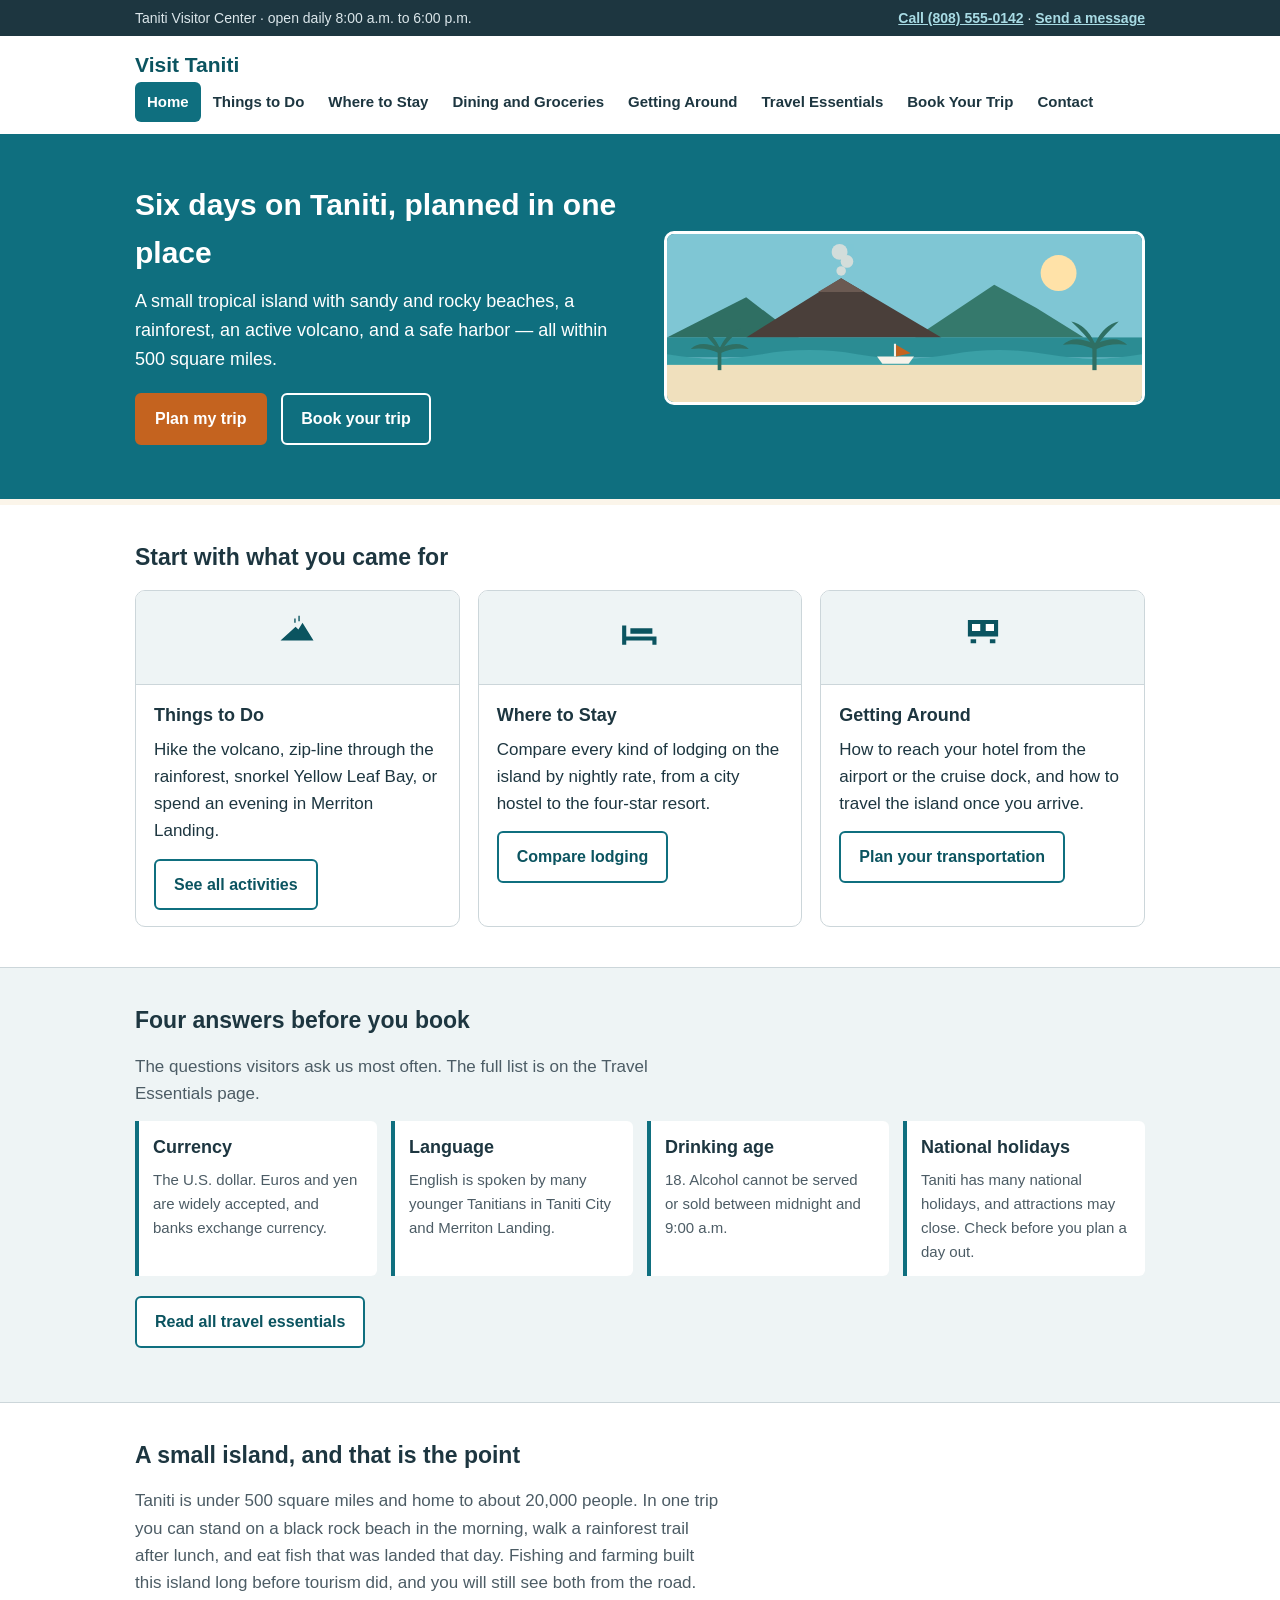
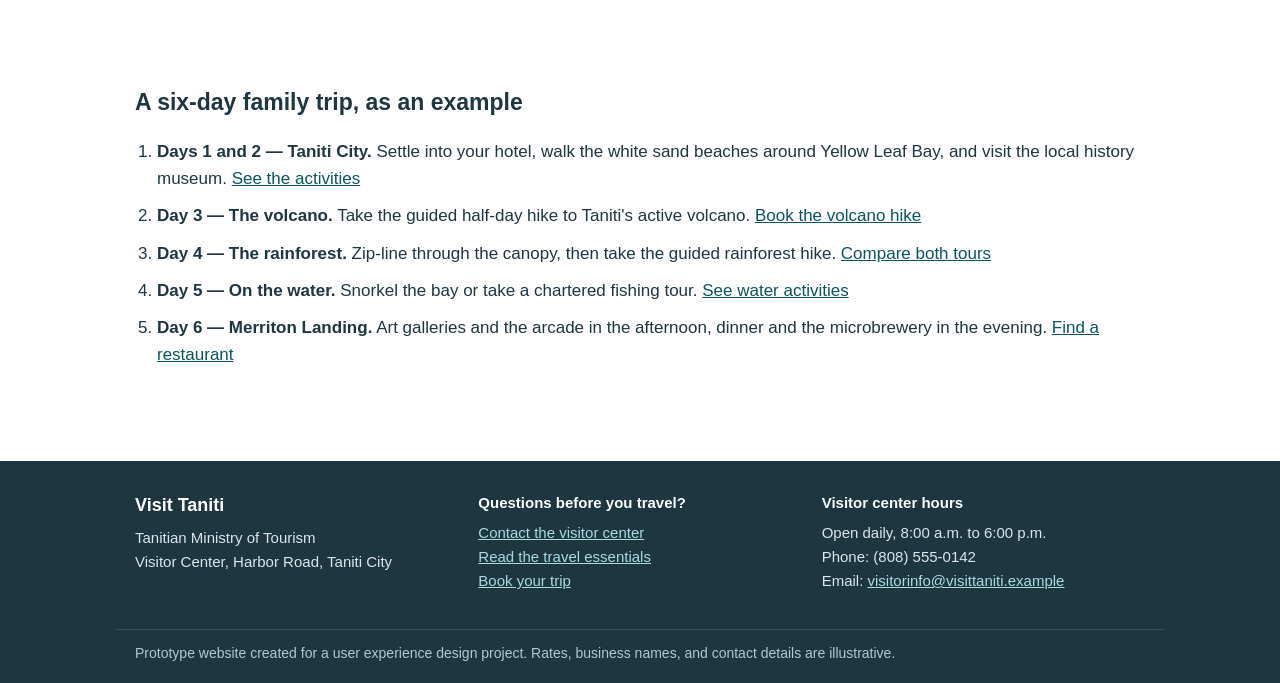
<file: index.html>
<!DOCTYPE html>
<html lang="en">
<head>
<meta charset="utf-8">
<meta name="viewport" content="width=device-width, initial-scale=1">
<title>Plan your trip to Taniti | Visit Taniti</title>
<meta name="description" content="Everything you need to plan a trip to Taniti: activities, lodging, dining, transportation, and practical travel information.">
<link rel="stylesheet" href="assets/styles.css">
</head>
<body>
<a class="skip" href="#main">Skip to main content</a>
<header class="site-header">
  <div class="topbar">
    <div class="wrap topbar-inner">
      <span>Taniti Visitor Center &middot; open daily 8:00 a.m. to 6:00 p.m.</span>
      <span><a href="tel:+18085550142">Call (808) 555-0142</a> &middot;
            <a href="contact.html">Send a message</a></span>
    </div>
  </div>
  <div class="bar">
    <a class="brand" href="index.html">Visit Taniti</a>
    <button class="menu-toggle" type="button" aria-expanded="false" aria-controls="site-nav">
      <span class="menu-bars" aria-hidden="true"></span> Menu
    </button>
    <nav id="site-nav" class="site-nav" aria-label="Main">
      <ul>
          <li><a href="index.html" class="is-current" aria-current="page">Home</a></li>
          <li><a href="things-to-do.html">Things to Do</a></li>
          <li><a href="where-to-stay.html">Where to Stay</a></li>
          <li><a href="dining.html">Dining and Groceries</a></li>
          <li><a href="getting-around.html">Getting Around</a></li>
          <li><a href="essentials.html">Travel Essentials</a></li>
          <li><a href="book.html">Book Your Trip</a></li>
          <li><a href="contact.html">Contact</a></li>
      </ul>
    </nav>
  </div>
</header>
<main id="main">
<section class="hero">
  <div class="wrap hero-grid">
    <div>
      <h1>Six days on Taniti, planned in one place</h1>
      <p class="lead">A small tropical island with sandy and rocky beaches, a rainforest, an active volcano, and a safe harbor — all within 500 square miles.</p>
      <p class="hero-actions"><a class="btn btn-primary" href="things-to-do.html">Plan my trip</a> <a class="btn btn-ghost" href="book.html">Book your trip</a></p>
    </div>
    <div class="hero-art"><svg class="scene" viewBox="0 0 900 320" role="img"
     aria-label="Illustration of Taniti: the volcano and rainforest behind Yellow Leaf Bay">
  <rect width="900" height="320" fill="#7fc6d4"/>
  <circle cx="742" cy="74" r="34" fill="#ffe2a8"/>
  <path d="M0 196 L150 120 L250 196 Z" fill="#2f6f63"/>
  <path d="M470 196 L620 96 L700 140 L790 196 Z" fill="#35796c"/>
  <path d="M150 196 L330 84 L520 196 Z" fill="#4a3f3a"/>
  <path d="M286 110 L330 84 L374 110 Z" fill="#6b5a52"/>
  <g fill="#e8e3dc" opacity=".8">
    <circle cx="330" cy="70" r="9"/>
    <circle cx="341" cy="52" r="12"/>
    <circle cx="327" cy="34" r="15"/>
  </g>
  <rect y="196" width="900" height="38" fill="#2b8c93"/>
  <path d="M0 228 q 90 16 180 0 q 90 -16 180 0 q 90 16 180 0 q 90 -16 180 0 q 90 16 180 0 v 24 H0 z"
        fill="#3aa0a6"/>
  <rect y="248" width="900" height="72" fill="#f0e0bd"/>
  <g fill="#2f6f63">
    <rect x="96" y="214" width="7" height="44"/>
    <path d="M99 216 q -36 -16 -54 2 q 30 -4 54 8 z"/>
    <path d="M101 216 q 36 -16 54 2 q -30 -4 -54 8 z"/>
    <path d="M99 214 q -14 -30 -40 -36 q 24 22 36 40 z"/>
    <path d="M101 214 q 14 -30 40 -36 q -24 22 -36 40 z"/>
    <rect x="806" y="206" width="8" height="52"/>
    <path d="M810 208 q -40 -18 -60 2 q 34 -4 60 9 z"/>
    <path d="M812 208 q 40 -18 60 2 q -34 -4 -60 9 z"/>
    <path d="M810 206 q -16 -34 -44 -40 q 26 24 40 44 z"/>
    <path d="M812 206 q 16 -34 44 -40 q -26 24 -40 44 z"/>
  </g>
  <path d="M398 232 h 70 l -10 14 h -50 z" fill="#f7f3ea"/>
  <rect x="430" y="208" width="4" height="24" fill="#f7f3ea"/>
  <path d="M434 210 l 28 16 l -28 6 z" fill="#c4631f"/>
</svg></div>
  </div>
</section>
<section class="wrap section">
  <h2>Start with what you came for</h2>
  <div class="grid grid-3">
      <article class="card">
        <div class="card-art"><svg class="icon" viewBox="0 0 32 32" role="img" aria-hidden="true" focusable="false"><path d="M4 20h24l-8-13-3 5-2-2z"/><path d="M14 4h1v3h-1zM17 2h1v4h-1z"/></svg></div>
        <div class="card-body">
          <h3>Things to Do</h3>
          <p>Hike the volcano, zip-line through the rainforest, snorkel Yellow Leaf Bay, or spend an evening in Merriton Landing.</p>
          <a class="btn btn-quiet" href="things-to-do.html">See all activities</a>
        </div>
      </article>
      <article class="card">
        <div class="card-art"><svg class="icon" viewBox="0 0 32 32" role="img" aria-hidden="true" focusable="false"><path d="M3 9h3v8h22v6h-3v-3H6v3H3z"/><path d="M9 11h16v4H9z"/></svg></div>
        <div class="card-body">
          <h3>Where to Stay</h3>
          <p>Compare every kind of lodging on the island by nightly rate, from a city hostel to the four-star resort.</p>
          <a class="btn btn-quiet" href="where-to-stay.html">Compare lodging</a>
        </div>
      </article>
      <article class="card">
        <div class="card-art"><svg class="icon" viewBox="0 0 32 32" role="img" aria-hidden="true" focusable="false"><path d="M5 5h22v12H5zM7 19h4v3H7zM21 19h4v3h-4z"/><path d="M8 8h6v5H8zM18 8h6v5h-6z" fill="#fff"/></svg></div>
        <div class="card-body">
          <h3>Getting Around</h3>
          <p>How to reach your hotel from the airport or the cruise dock, and how to travel the island once you arrive.</p>
          <a class="btn btn-quiet" href="getting-around.html">Plan your transportation</a>
        </div>
      </article>
  </div>
</section>

<section class="band">
  <div class="wrap section">
    <h2>Four answers before you book</h2>
    <p class="lead-small">The questions visitors ask us most often. The full list is on the
       Travel Essentials page.</p>
    <div class="quick-grid">
      <div class="quick-item"><h3>Currency</h3><p>The U.S. dollar. Euros and yen are widely accepted, and banks exchange currency.</p></div>
      <div class="quick-item"><h3>Language</h3><p>English is spoken by many younger Tanitians in Taniti City and Merriton Landing.</p></div>
      <div class="quick-item"><h3>Drinking age</h3><p>18. Alcohol cannot be served or sold between midnight and 9:00 a.m.</p></div>
      <div class="quick-item"><h3>National holidays</h3><p>Taniti has many national holidays, and attractions may close. Check before you plan a day out.</p></div>
    </div>
    <p class="section-more"><a class="btn btn-quiet" href="essentials.html">
      Read all travel essentials</a></p>
  </div>
</section>

<section class="wrap section">
  <h2>A small island, and that is the point</h2>
  <p class="lead-small">Taniti is under 500 square miles and home to about 20,000 people. In one
     trip you can stand on a black rock beach in the morning, walk a rainforest trail after lunch,
     and eat fish that was landed that day. Fishing and farming built this island long before
     tourism did, and you will still see both from the road.</p>
</section>

<section class="wrap section">
  <h2>A six-day family trip, as an example</h2>
  <ol class="steps">
    <li><strong>Days 1 and 2 — Taniti City.</strong> Settle into your hotel, walk the white sand
        beaches around Yellow Leaf Bay, and visit the local history museum.
        <a href="things-to-do.html">See the activities</a></li>
    <li><strong>Day 3 — The volcano.</strong> Take the guided half-day hike to Taniti's active
        volcano. <a href="book.html?activity=Guided%20volcano%20hike">Book the volcano hike</a></li>
    <li><strong>Day 4 — The rainforest.</strong> Zip-line through the canopy, then take the
        guided rainforest hike. <a href="things-to-do.html">Compare both tours</a></li>
    <li><strong>Day 5 — On the water.</strong> Snorkel the bay or take a chartered fishing tour.
        <a href="things-to-do.html">See water activities</a></li>
    <li><strong>Day 6 — Merriton Landing.</strong> Art galleries and the arcade in the
        afternoon, dinner and the microbrewery in the evening.
        <a href="dining.html">Find a restaurant</a></li>
  </ol>
</section>

</main>
<footer class="site-footer">
  <div class="wrap footer-grid">
    <div>
      <p class="footer-brand">Visit Taniti</p>
      <p>Tanitian Ministry of Tourism<br>Visitor Center, Harbor Road, Taniti City</p>
    </div>
    <div>
      <p class="footer-head">Questions before you travel?</p>
      <p><a href="contact.html">Contact the visitor center</a><br>
         <a href="essentials.html">Read the travel essentials</a><br>
         <a href="book.html">Book your trip</a></p>
    </div>
    <div>
      <p class="footer-head">Visitor center hours</p>
      <p>Open daily, 8:00 a.m. to 6:00 p.m.<br>
         Phone: (808) 555-0142<br>
         Email: <a href="mailto:visitorinfo@visittaniti.example">visitorinfo@visittaniti.example</a></p>
    </div>
  </div>
  <div class="wrap footer-note">
    <p>Prototype website created for a user experience design project. Rates, business names, and
       contact details are illustrative.</p>
  </div>
</footer>
<script src="assets/site.js"></script>
</body>
</html>
</file>
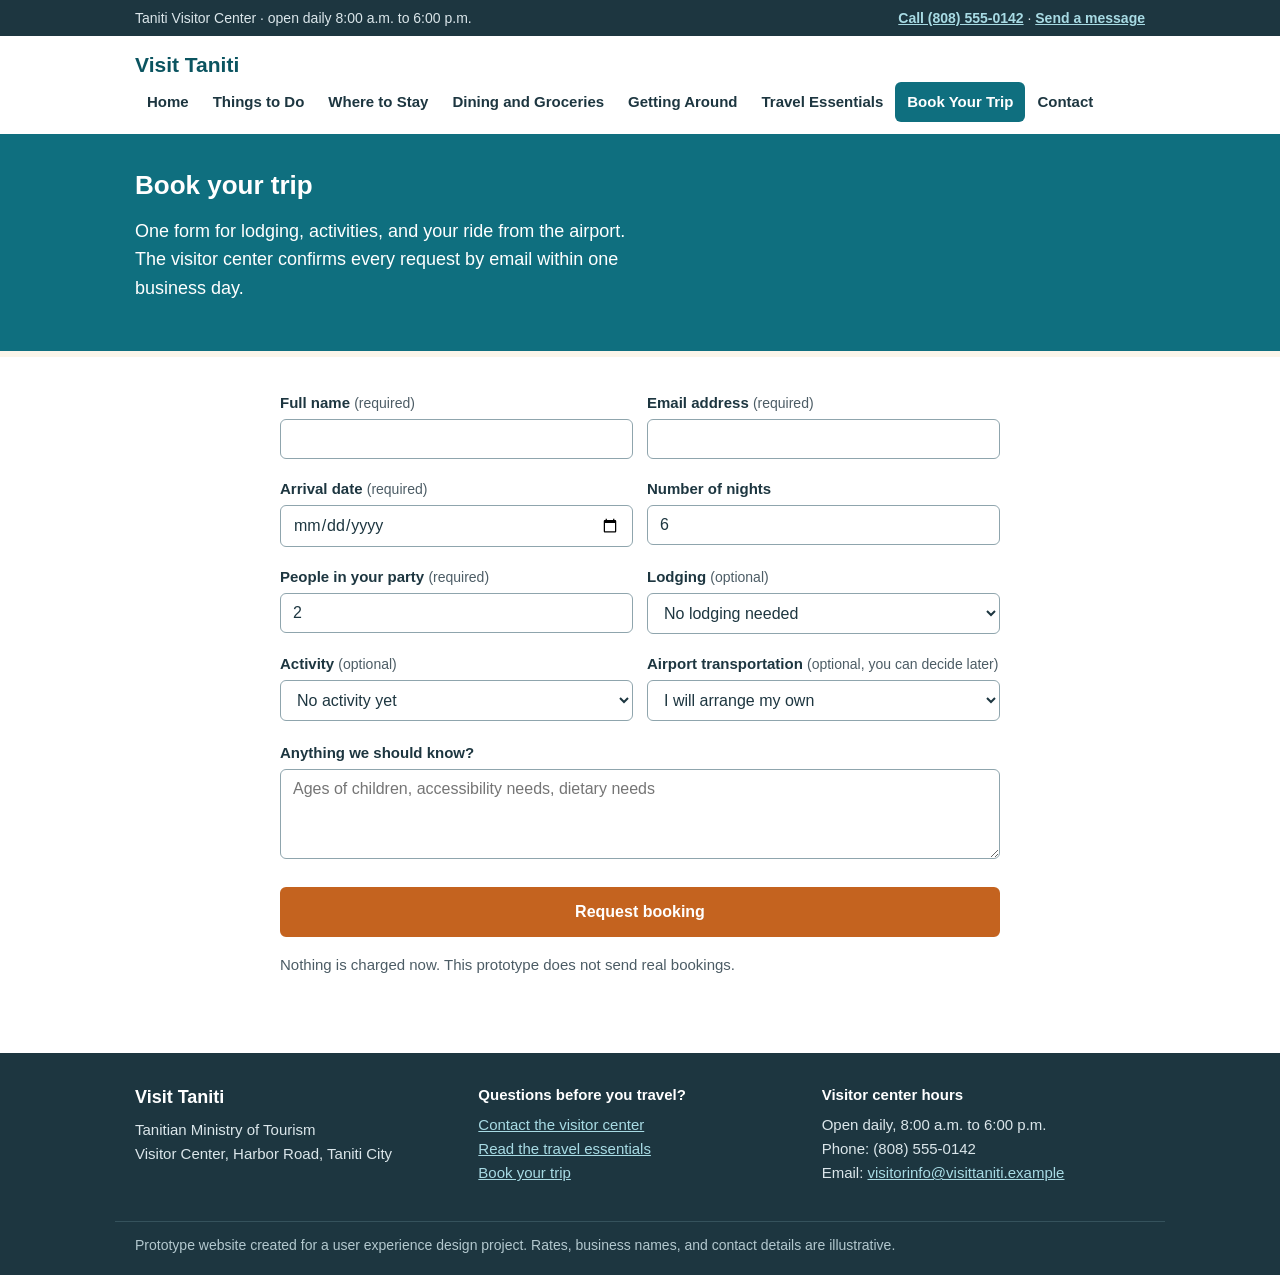
<file: book.html>
<!DOCTYPE html>
<html lang="en">
<head>
<meta charset="utf-8">
<meta name="viewport" content="width=device-width, initial-scale=1">
<title>Book your trip | Visit Taniti</title>
<meta name="description" content="Request a booking for lodging, activities, and airport transportation on Taniti.">
<link rel="stylesheet" href="assets/styles.css">
</head>
<body>
<a class="skip" href="#main">Skip to main content</a>
<header class="site-header">
  <div class="topbar">
    <div class="wrap topbar-inner">
      <span>Taniti Visitor Center &middot; open daily 8:00 a.m. to 6:00 p.m.</span>
      <span><a href="tel:+18085550142">Call (808) 555-0142</a> &middot;
            <a href="contact.html">Send a message</a></span>
    </div>
  </div>
  <div class="bar">
    <a class="brand" href="index.html">Visit Taniti</a>
    <button class="menu-toggle" type="button" aria-expanded="false" aria-controls="site-nav">
      <span class="menu-bars" aria-hidden="true"></span> Menu
    </button>
    <nav id="site-nav" class="site-nav" aria-label="Main">
      <ul>
          <li><a href="index.html">Home</a></li>
          <li><a href="things-to-do.html">Things to Do</a></li>
          <li><a href="where-to-stay.html">Where to Stay</a></li>
          <li><a href="dining.html">Dining and Groceries</a></li>
          <li><a href="getting-around.html">Getting Around</a></li>
          <li><a href="essentials.html">Travel Essentials</a></li>
          <li><a href="book.html" class="is-current" aria-current="page">Book Your Trip</a></li>
          <li><a href="contact.html">Contact</a></li>
      </ul>
    </nav>
  </div>
</header>
<main id="main">
<section class="hero hero-small">
  <div class="wrap hero-grid">
    <div>
      <h1>Book your trip</h1>
      <p class="lead">One form for lodging, activities, and your ride from the airport. The visitor center confirms every request by email within one business day.</p>
      
    </div>
    
  </div>
</section>
<section class="wrap section narrow">
  <form class="booking-form" id="booking-form" novalidate>
    <p class="form-intro" id="prefill-note" hidden></p>
    <div class="field-grid">
      <div class="field">
        <label for="name">Full name <span class="req">(required)</span></label>
        <input type="text" id="name" name="name" autocomplete="name" required>
        <p class="error" data-error-for="name" hidden></p>
      </div>
      <div class="field">
        <label for="email">Email address <span class="req">(required)</span></label>
        <input type="email" id="email" name="email" autocomplete="email" required>
        <p class="error" data-error-for="email" hidden></p>
      </div>
      <div class="field">
        <label for="arrival">Arrival date <span class="req">(required)</span></label>
        <input type="date" id="arrival" name="arrival" required>
        <p class="error" data-error-for="arrival" hidden></p>
      </div>
      <div class="field">
        <label for="nights">Number of nights</label>
        <input type="number" id="nights" name="nights" min="1" max="30" value="6">
      </div>
      <div class="field">
        <label for="party">People in your party <span class="req">(required)</span></label>
        <input type="number" id="party" name="party" min="1" max="20" value="2" required>
        <p class="error" data-error-for="party" hidden></p>
      </div>
      <div class="field">
        <label for="lodging">Lodging <span class="req">(optional)</span></label>
        <select id="lodging" name="lodging">
          <option value="">No lodging needed</option>
          <option value="Taniti Bay Resort">Taniti Bay Resort — $325 per night</option>
          <option value="Sunset Beach House">Sunset Beach House — $260 per night</option>
          <option value="Palm Row Condominiums">Palm Row Condominiums — $180 per night</option>
          <option value="Harborview Family Hotel">Harborview Family Hotel — $145 per night</option>
          <option value="Yellow Leaf Inn">Yellow Leaf Inn — $120 per night</option>
          <option value="Rainforest Edge Bed and Breakfast">Rainforest Edge Bed and Breakfast — $110 per night</option>
          <option value="Merriton Landing Bed and Breakfast">Merriton Landing Bed and Breakfast — $95 per night</option>
          <option value="Taniti City Hostel">Taniti City Hostel — $35 per night</option>
        </select>
      </div>
      <div class="field">
        <label for="activity">Activity <span class="req">(optional)</span></label>
        <select id="activity" name="activity">
          <option value="">No activity yet</option>
          <option value="Guided volcano hike">Guided volcano hike</option>
          <option value="Yellow Leaf Bay beaches">Yellow Leaf Bay beaches</option>
          <option value="Rainforest zip-line tour">Rainforest zip-line tour</option>
          <option value="Guided rainforest hike">Guided rainforest hike</option>
          <option value="Snorkeling trip">Snorkeling trip</option>
          <option value="Chartered fishing tour">Chartered fishing tour</option>
          <option value="Taniti History Museum">Taniti History Museum</option>
          <option value="Island boat or bus tour">Island boat or bus tour</option>
          <option value="Helicopter island flight">Helicopter island flight</option>
          <option value="Merriton Landing after dark">Merriton Landing after dark</option>
          <option value="Nine-hole golf course">Nine-hole golf course</option>
        </select>
      </div>
      <div class="field">
        <label for="transfer">Airport transportation <span class="req">(optional, you can
          decide later)</span></label>
        <select id="transfer" name="transfer">
          <option value="">I will arrange my own</option>
          <option value="Airport shuttle">Hotel shuttle from the airport</option>
          <option value="Taxi">Taxi from the airport</option>
          <option value="Rental car">Rental car from the airport agency</option>
        </select>
      </div>
    </div>
    <div class="field">
      <label for="notes">Anything we should know?</label>
      <textarea id="notes" name="notes" rows="3"
        placeholder="Ages of children, accessibility needs, dietary needs"></textarea>
    </div>
    <button class="btn btn-primary btn-big" type="submit">Request booking</button>
    <p class="form-help">Nothing is charged now. This prototype does not send real bookings.</p>
  </form>

  <div class="confirmation" id="confirmation" role="status" hidden>
    <h2>Your booking request is in</h2>
    <p id="confirmation-line"></p>
    <dl class="summary" id="confirmation-summary"></dl>
    <p>A confirmation has been sent to <strong id="confirmation-email"></strong>. The visitor
       center replies within one business day.</p>
    <p class="confirmation-actions">
      <a class="btn btn-quiet" href="things-to-do.html">Add another activity</a>
      <a class="btn btn-quiet" href="index.html">Back to the home page</a>
    </p>
  </div>
</section>

</main>
<footer class="site-footer">
  <div class="wrap footer-grid">
    <div>
      <p class="footer-brand">Visit Taniti</p>
      <p>Tanitian Ministry of Tourism<br>Visitor Center, Harbor Road, Taniti City</p>
    </div>
    <div>
      <p class="footer-head">Questions before you travel?</p>
      <p><a href="contact.html">Contact the visitor center</a><br>
         <a href="essentials.html">Read the travel essentials</a><br>
         <a href="book.html">Book your trip</a></p>
    </div>
    <div>
      <p class="footer-head">Visitor center hours</p>
      <p>Open daily, 8:00 a.m. to 6:00 p.m.<br>
         Phone: (808) 555-0142<br>
         Email: <a href="mailto:visitorinfo@visittaniti.example">visitorinfo@visittaniti.example</a></p>
    </div>
  </div>
  <div class="wrap footer-note">
    <p>Prototype website created for a user experience design project. Rates, business names, and
       contact details are illustrative.</p>
  </div>
</footer>
<script src="assets/site.js"></script>
</body>
</html>
</file>
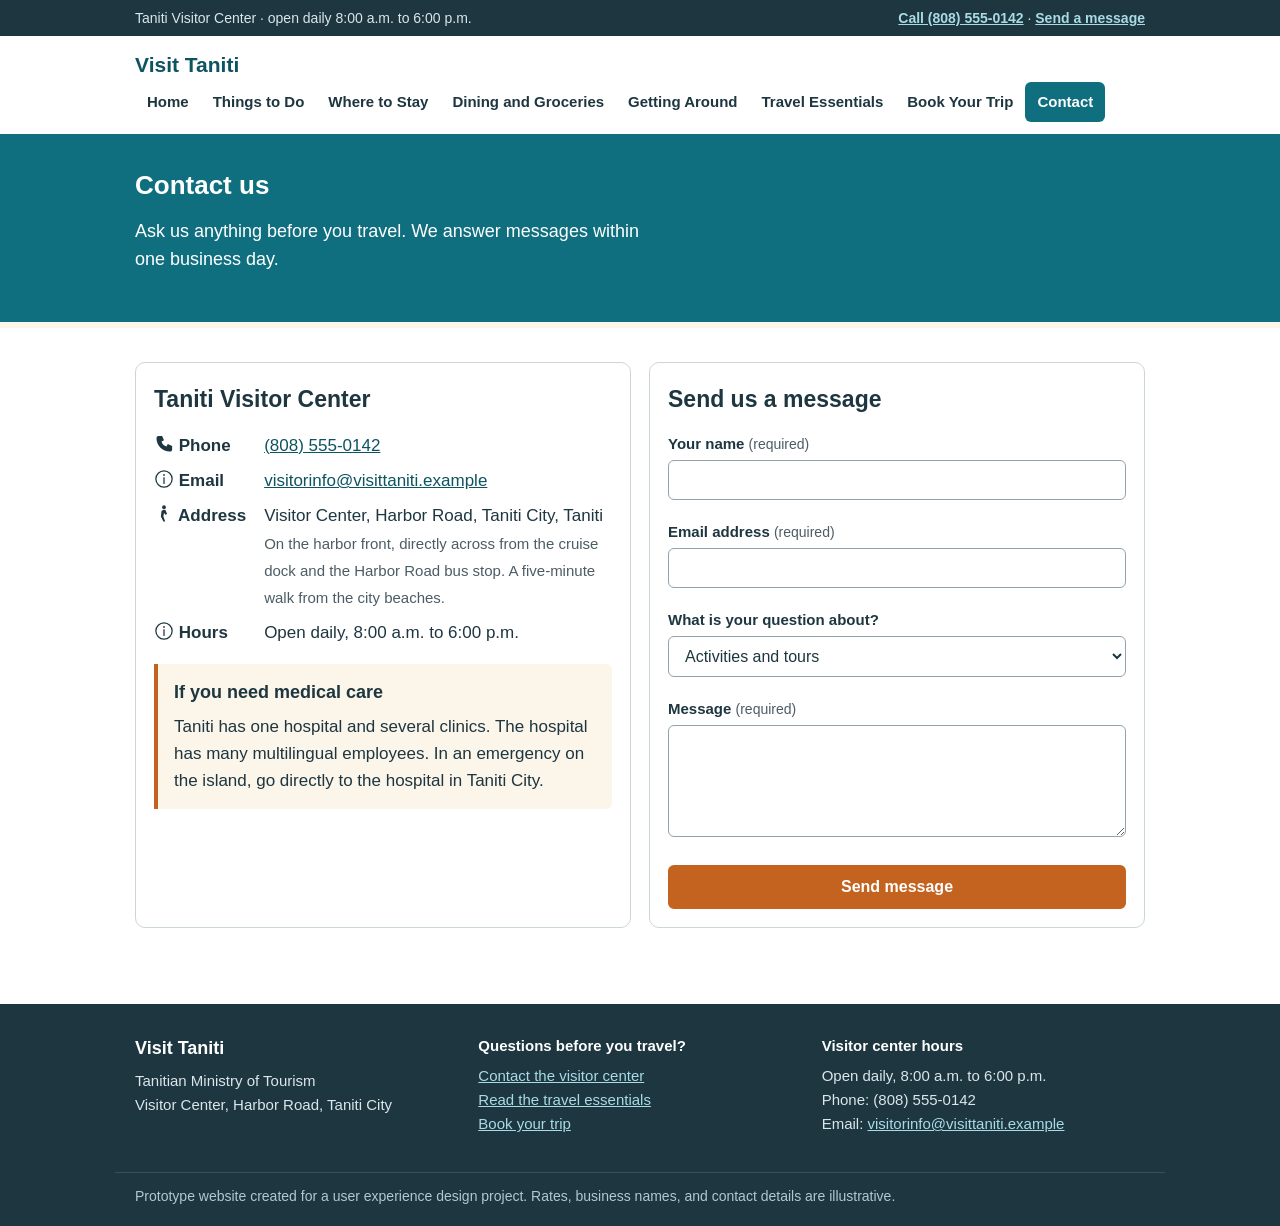
<file: contact.html>
<!DOCTYPE html>
<html lang="en">
<head>
<meta charset="utf-8">
<meta name="viewport" content="width=device-width, initial-scale=1">
<title>Contact the Taniti visitor center | Visit Taniti</title>
<meta name="description" content="Phone, email, and address for the Tanitian visitor center, plus a message form.">
<link rel="stylesheet" href="assets/styles.css">
</head>
<body>
<a class="skip" href="#main">Skip to main content</a>
<header class="site-header">
  <div class="topbar">
    <div class="wrap topbar-inner">
      <span>Taniti Visitor Center &middot; open daily 8:00 a.m. to 6:00 p.m.</span>
      <span><a href="tel:+18085550142">Call (808) 555-0142</a> &middot;
            <a href="contact.html">Send a message</a></span>
    </div>
  </div>
  <div class="bar">
    <a class="brand" href="index.html">Visit Taniti</a>
    <button class="menu-toggle" type="button" aria-expanded="false" aria-controls="site-nav">
      <span class="menu-bars" aria-hidden="true"></span> Menu
    </button>
    <nav id="site-nav" class="site-nav" aria-label="Main">
      <ul>
          <li><a href="index.html">Home</a></li>
          <li><a href="things-to-do.html">Things to Do</a></li>
          <li><a href="where-to-stay.html">Where to Stay</a></li>
          <li><a href="dining.html">Dining and Groceries</a></li>
          <li><a href="getting-around.html">Getting Around</a></li>
          <li><a href="essentials.html">Travel Essentials</a></li>
          <li><a href="book.html">Book Your Trip</a></li>
          <li><a href="contact.html" class="is-current" aria-current="page">Contact</a></li>
      </ul>
    </nav>
  </div>
</header>
<main id="main">
<section class="hero hero-small">
  <div class="wrap hero-grid">
    <div>
      <h1>Contact us</h1>
      <p class="lead">Ask us anything before you travel. We answer messages within one business day.</p>
      
    </div>
    
  </div>
</section>
<section class="wrap section">
  <div class="grid grid-2">
    <article class="panel panel-contact">
      <h2>Taniti Visitor Center</h2>
      <dl class="contact-list">
        <dt><svg class="icon" viewBox="0 0 32 32" role="img" aria-hidden="true" focusable="false"><path d="M7 3h6l3 7-4 2c1 4 4 7 8 8l2-4 7 3v6c0 2-2 3-4 3C14 28 4 18 4 7 4 5 5 3 7 3z"/></svg> Phone</dt>
        <dd><a href="tel:+18085550142">(808) 555-0142</a></dd>
        <dt><svg class="icon" viewBox="0 0 32 32" role="img" aria-hidden="true" focusable="false"><circle cx="16" cy="16" r="13" fill="none" stroke="currentColor" stroke-width="2"/><path d="M15 13h2v11h-2zM15 8h2v3h-2z"/></svg> Email</dt>
        <dd><a href="mailto:visitorinfo@visittaniti.example">visitorinfo@visittaniti.example</a></dd>
        <dt><svg class="icon" viewBox="0 0 32 32" role="img" aria-hidden="true" focusable="false"><circle cx="16" cy="5" r="3"/><path d="M15 9h3l3 7-3 1-2-3-1 6 3 8h-3l-4-8 1-9z"/></svg> Address</dt>
        <dd>Visitor Center, Harbor Road, Taniti City, Taniti<br>
            <span class="meta">On the harbor front, directly across from the cruise dock and the
            Harbor Road bus stop. A five-minute walk from the city beaches.</span></dd>
        <dt><svg class="icon" viewBox="0 0 32 32" role="img" aria-hidden="true" focusable="false"><circle cx="16" cy="16" r="13" fill="none" stroke="currentColor" stroke-width="2"/><path d="M15 13h2v11h-2zM15 8h2v3h-2z"/></svg> Hours</dt>
        <dd>Open daily, 8:00 a.m. to 6:00 p.m.</dd>
      </dl>
      <div class="callout">
        <h3>If you need medical care</h3>
        <p>Taniti has one hospital and several clinics. The hospital has many multilingual
           employees. In an emergency on the island, go directly to the hospital in Taniti City.</p>
      </div>
    </article>
    <article class="panel">
      <h2>Send us a message</h2>
      <form class="contact-form" id="contact-form" novalidate>
        <div class="field">
          <label for="c-name">Your name <span class="req">(required)</span></label>
          <input type="text" id="c-name" name="c-name" autocomplete="name" required>
          <p class="error" data-error-for="c-name" hidden></p>
        </div>
        <div class="field">
          <label for="c-email">Email address <span class="req">(required)</span></label>
          <input type="email" id="c-email" name="c-email" autocomplete="email" required>
          <p class="error" data-error-for="c-email" hidden></p>
        </div>
        <div class="field">
          <label for="c-topic">What is your question about?</label>
          <select id="c-topic" name="c-topic">
            <option>Activities and tours</option>
            <option>Lodging</option>
            <option>Getting to and around the island</option>
            <option>National holidays and closures</option>
            <option>Something else</option>
          </select>
        </div>
        <div class="field">
          <label for="c-message">Message <span class="req">(required)</span></label>
          <textarea id="c-message" name="c-message" rows="5" required></textarea>
          <p class="error" data-error-for="c-message" hidden></p>
        </div>
        <button class="btn btn-primary" type="submit">Send message</button>
      </form>
      <div class="confirmation" id="contact-confirmation" role="status" hidden>
        <h3>Thank you — your message has been sent</h3>
        <p id="contact-confirmation-line"></p>
        <p>We reply within one business day.</p>
      </div>
    </article>
  </div>
</section>

</main>
<footer class="site-footer">
  <div class="wrap footer-grid">
    <div>
      <p class="footer-brand">Visit Taniti</p>
      <p>Tanitian Ministry of Tourism<br>Visitor Center, Harbor Road, Taniti City</p>
    </div>
    <div>
      <p class="footer-head">Questions before you travel?</p>
      <p><a href="contact.html">Contact the visitor center</a><br>
         <a href="essentials.html">Read the travel essentials</a><br>
         <a href="book.html">Book your trip</a></p>
    </div>
    <div>
      <p class="footer-head">Visitor center hours</p>
      <p>Open daily, 8:00 a.m. to 6:00 p.m.<br>
         Phone: (808) 555-0142<br>
         Email: <a href="mailto:visitorinfo@visittaniti.example">visitorinfo@visittaniti.example</a></p>
    </div>
  </div>
  <div class="wrap footer-note">
    <p>Prototype website created for a user experience design project. Rates, business names, and
       contact details are illustrative.</p>
  </div>
</footer>
<script src="assets/site.js"></script>
</body>
</html>
</file>
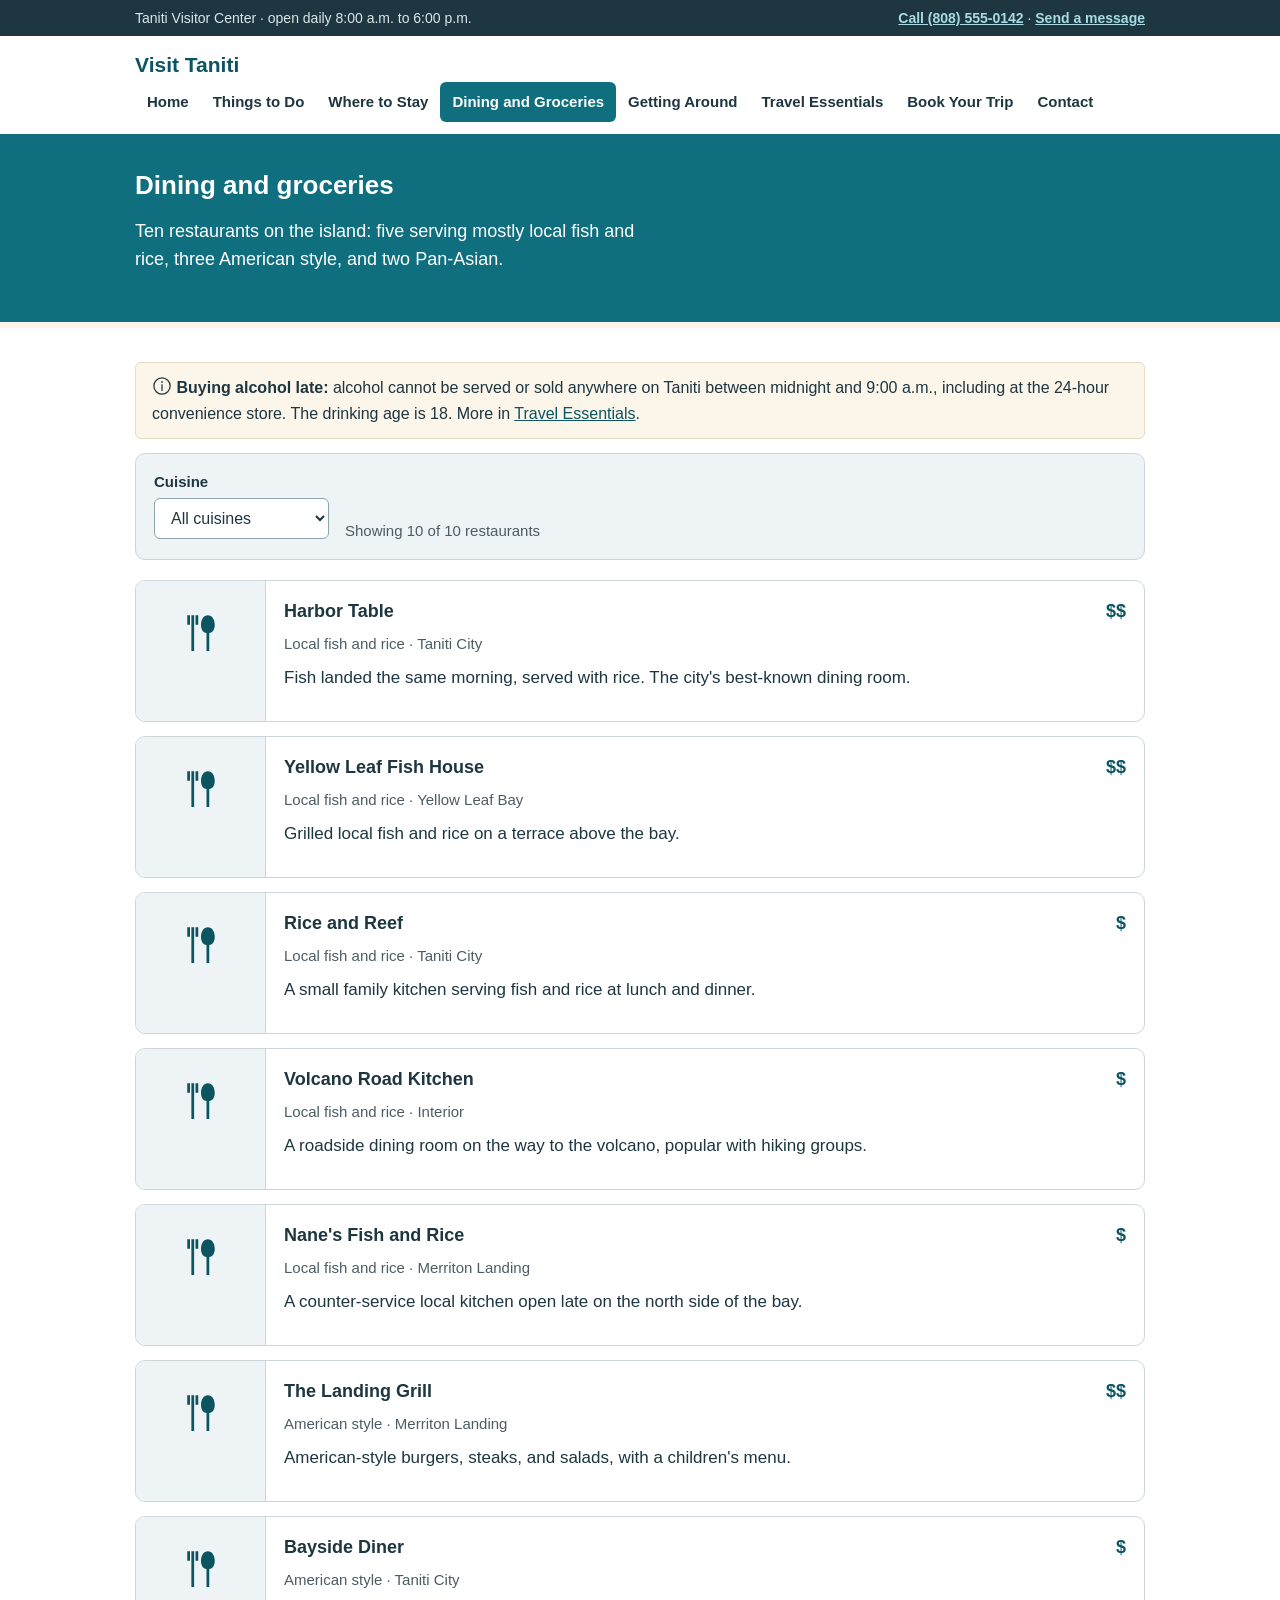
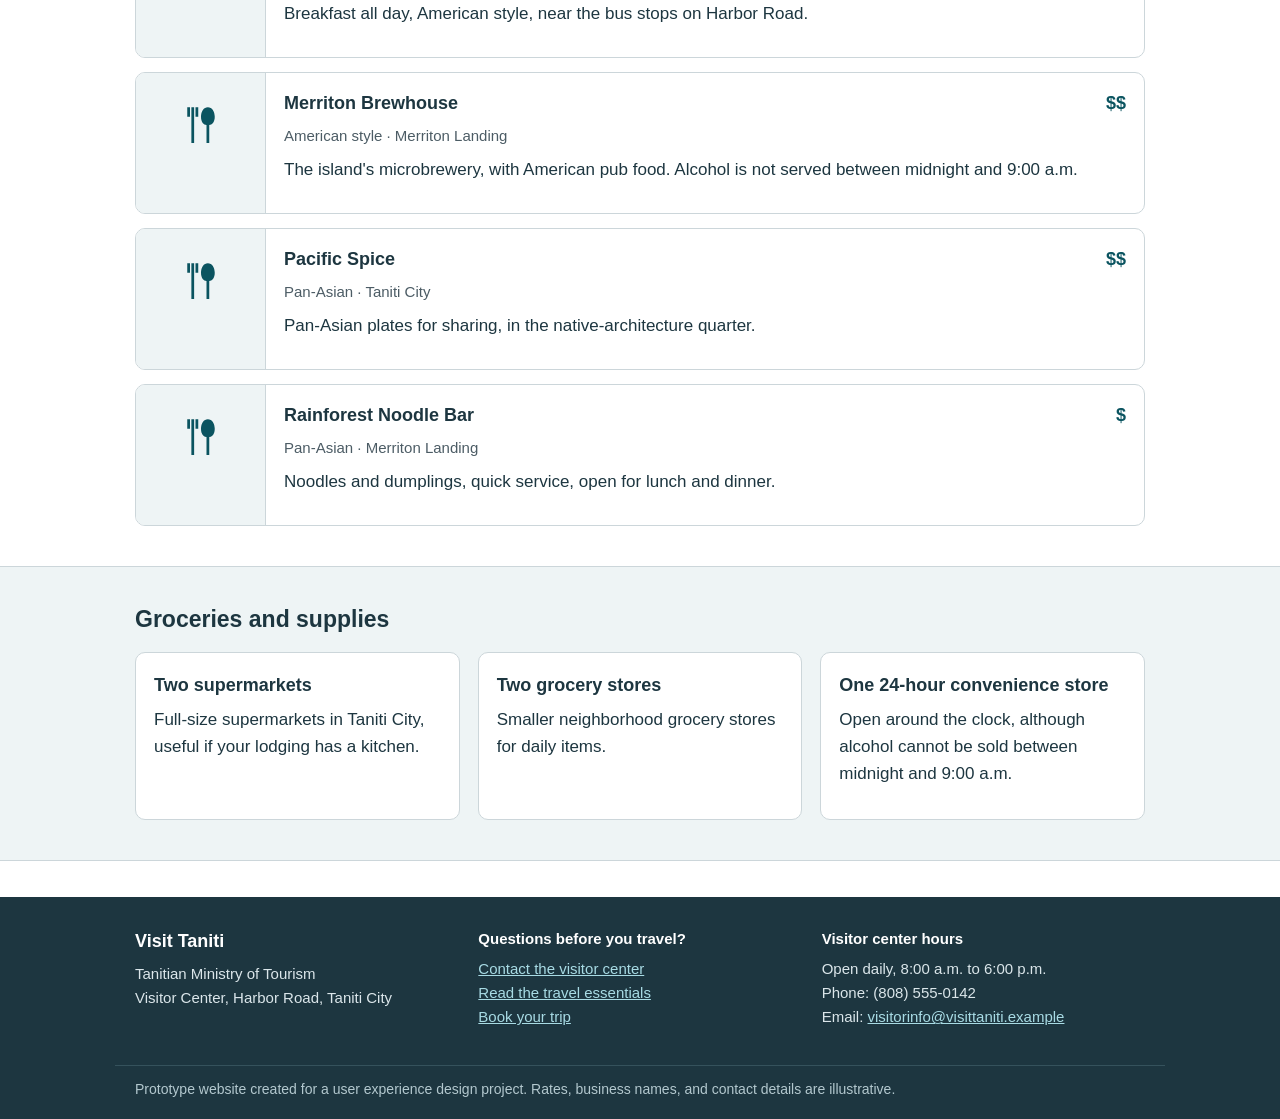
<file: dining.html>
<!DOCTYPE html>
<html lang="en">
<head>
<meta charset="utf-8">
<meta name="viewport" content="width=device-width, initial-scale=1">
<title>Dining and groceries on Taniti | Visit Taniti</title>
<meta name="description" content="The island's ten restaurants by cuisine, plus supermarkets, grocery stores, and the 24-hour convenience store.">
<link rel="stylesheet" href="assets/styles.css">
</head>
<body>
<a class="skip" href="#main">Skip to main content</a>
<header class="site-header">
  <div class="topbar">
    <div class="wrap topbar-inner">
      <span>Taniti Visitor Center &middot; open daily 8:00 a.m. to 6:00 p.m.</span>
      <span><a href="tel:+18085550142">Call (808) 555-0142</a> &middot;
            <a href="contact.html">Send a message</a></span>
    </div>
  </div>
  <div class="bar">
    <a class="brand" href="index.html">Visit Taniti</a>
    <button class="menu-toggle" type="button" aria-expanded="false" aria-controls="site-nav">
      <span class="menu-bars" aria-hidden="true"></span> Menu
    </button>
    <nav id="site-nav" class="site-nav" aria-label="Main">
      <ul>
          <li><a href="index.html">Home</a></li>
          <li><a href="things-to-do.html">Things to Do</a></li>
          <li><a href="where-to-stay.html">Where to Stay</a></li>
          <li><a href="dining.html" class="is-current" aria-current="page">Dining and Groceries</a></li>
          <li><a href="getting-around.html">Getting Around</a></li>
          <li><a href="essentials.html">Travel Essentials</a></li>
          <li><a href="book.html">Book Your Trip</a></li>
          <li><a href="contact.html">Contact</a></li>
      </ul>
    </nav>
  </div>
</header>
<main id="main">
<section class="hero hero-small">
  <div class="wrap hero-grid">
    <div>
      <h1>Dining and groceries</h1>
      <p class="lead">Ten restaurants on the island: five serving mostly local fish and rice, three American style, and two Pan-Asian.</p>
      
    </div>
    
  </div>
</section>
<section class="wrap section">
  <p class="note"><svg class="icon" viewBox="0 0 32 32" role="img" aria-hidden="true" focusable="false"><circle cx="16" cy="16" r="13" fill="none" stroke="currentColor" stroke-width="2"/><path d="M15 13h2v11h-2zM15 8h2v3h-2z"/></svg> <strong>Buying alcohol late:</strong> alcohol cannot be served or
     sold anywhere on Taniti between midnight and 9:00 a.m., including at the 24-hour convenience
     store. The drinking age is 18. More in
     <a href="essentials.html">Travel Essentials</a>.</p>
  <form class="filters" id="dining-filters" aria-label="Filter restaurants">
    <div class="field">
      <label for="cuisine-filter">Cuisine</label>
      <select id="cuisine-filter">
        <option value="all">All cuisines</option>
        <option value="local">Local fish and rice</option>
        <option value="american">American style</option>
        <option value="asian">Pan-Asian</option>
      </select>
    </div>
    <p class="filter-count" id="dining-count" role="status"></p>
  </form>
  <div class="stack" id="dining-list">
      <article class="card card-row restaurant" data-cuisine="local">
        <div class="card-art"><svg class="icon" viewBox="0 0 32 32" role="img" aria-hidden="true" focusable="false"><path d="M9 3h2v10H9zM6 3h2v7H6zM12 3h2v7h-2zM9 13h2v16H9z"/><path d="M21 3c3 0 5 3 5 7s-2 6-4 6v13h-2V16c-2 0-4-2-4-6s2-7 5-7z"/></svg></div>
        <div class="card-body">
          <div class="card-head">
            <h3>Harbor Table</h3>
            <p class="rate">$$</p>
          </div>
          <p class="meta">Local fish and rice · Taniti City</p>
          <p>Fish landed the same morning, served with rice. The city's best-known dining room.</p>
        </div>
      </article>
      <article class="card card-row restaurant" data-cuisine="local">
        <div class="card-art"><svg class="icon" viewBox="0 0 32 32" role="img" aria-hidden="true" focusable="false"><path d="M9 3h2v10H9zM6 3h2v7H6zM12 3h2v7h-2zM9 13h2v16H9z"/><path d="M21 3c3 0 5 3 5 7s-2 6-4 6v13h-2V16c-2 0-4-2-4-6s2-7 5-7z"/></svg></div>
        <div class="card-body">
          <div class="card-head">
            <h3>Yellow Leaf Fish House</h3>
            <p class="rate">$$</p>
          </div>
          <p class="meta">Local fish and rice · Yellow Leaf Bay</p>
          <p>Grilled local fish and rice on a terrace above the bay.</p>
        </div>
      </article>
      <article class="card card-row restaurant" data-cuisine="local">
        <div class="card-art"><svg class="icon" viewBox="0 0 32 32" role="img" aria-hidden="true" focusable="false"><path d="M9 3h2v10H9zM6 3h2v7H6zM12 3h2v7h-2zM9 13h2v16H9z"/><path d="M21 3c3 0 5 3 5 7s-2 6-4 6v13h-2V16c-2 0-4-2-4-6s2-7 5-7z"/></svg></div>
        <div class="card-body">
          <div class="card-head">
            <h3>Rice and Reef</h3>
            <p class="rate">$</p>
          </div>
          <p class="meta">Local fish and rice · Taniti City</p>
          <p>A small family kitchen serving fish and rice at lunch and dinner.</p>
        </div>
      </article>
      <article class="card card-row restaurant" data-cuisine="local">
        <div class="card-art"><svg class="icon" viewBox="0 0 32 32" role="img" aria-hidden="true" focusable="false"><path d="M9 3h2v10H9zM6 3h2v7H6zM12 3h2v7h-2zM9 13h2v16H9z"/><path d="M21 3c3 0 5 3 5 7s-2 6-4 6v13h-2V16c-2 0-4-2-4-6s2-7 5-7z"/></svg></div>
        <div class="card-body">
          <div class="card-head">
            <h3>Volcano Road Kitchen</h3>
            <p class="rate">$</p>
          </div>
          <p class="meta">Local fish and rice · Interior</p>
          <p>A roadside dining room on the way to the volcano, popular with hiking groups.</p>
        </div>
      </article>
      <article class="card card-row restaurant" data-cuisine="local">
        <div class="card-art"><svg class="icon" viewBox="0 0 32 32" role="img" aria-hidden="true" focusable="false"><path d="M9 3h2v10H9zM6 3h2v7H6zM12 3h2v7h-2zM9 13h2v16H9z"/><path d="M21 3c3 0 5 3 5 7s-2 6-4 6v13h-2V16c-2 0-4-2-4-6s2-7 5-7z"/></svg></div>
        <div class="card-body">
          <div class="card-head">
            <h3>Nane's Fish and Rice</h3>
            <p class="rate">$</p>
          </div>
          <p class="meta">Local fish and rice · Merriton Landing</p>
          <p>A counter-service local kitchen open late on the north side of the bay.</p>
        </div>
      </article>
      <article class="card card-row restaurant" data-cuisine="american">
        <div class="card-art"><svg class="icon" viewBox="0 0 32 32" role="img" aria-hidden="true" focusable="false"><path d="M9 3h2v10H9zM6 3h2v7H6zM12 3h2v7h-2zM9 13h2v16H9z"/><path d="M21 3c3 0 5 3 5 7s-2 6-4 6v13h-2V16c-2 0-4-2-4-6s2-7 5-7z"/></svg></div>
        <div class="card-body">
          <div class="card-head">
            <h3>The Landing Grill</h3>
            <p class="rate">$$</p>
          </div>
          <p class="meta">American style · Merriton Landing</p>
          <p>American-style burgers, steaks, and salads, with a children's menu.</p>
        </div>
      </article>
      <article class="card card-row restaurant" data-cuisine="american">
        <div class="card-art"><svg class="icon" viewBox="0 0 32 32" role="img" aria-hidden="true" focusable="false"><path d="M9 3h2v10H9zM6 3h2v7H6zM12 3h2v7h-2zM9 13h2v16H9z"/><path d="M21 3c3 0 5 3 5 7s-2 6-4 6v13h-2V16c-2 0-4-2-4-6s2-7 5-7z"/></svg></div>
        <div class="card-body">
          <div class="card-head">
            <h3>Bayside Diner</h3>
            <p class="rate">$</p>
          </div>
          <p class="meta">American style · Taniti City</p>
          <p>Breakfast all day, American style, near the bus stops on Harbor Road.</p>
        </div>
      </article>
      <article class="card card-row restaurant" data-cuisine="american">
        <div class="card-art"><svg class="icon" viewBox="0 0 32 32" role="img" aria-hidden="true" focusable="false"><path d="M9 3h2v10H9zM6 3h2v7H6zM12 3h2v7h-2zM9 13h2v16H9z"/><path d="M21 3c3 0 5 3 5 7s-2 6-4 6v13h-2V16c-2 0-4-2-4-6s2-7 5-7z"/></svg></div>
        <div class="card-body">
          <div class="card-head">
            <h3>Merriton Brewhouse</h3>
            <p class="rate">$$</p>
          </div>
          <p class="meta">American style · Merriton Landing</p>
          <p>The island's microbrewery, with American pub food. Alcohol is not served between midnight and 9:00 a.m.</p>
        </div>
      </article>
      <article class="card card-row restaurant" data-cuisine="asian">
        <div class="card-art"><svg class="icon" viewBox="0 0 32 32" role="img" aria-hidden="true" focusable="false"><path d="M9 3h2v10H9zM6 3h2v7H6zM12 3h2v7h-2zM9 13h2v16H9z"/><path d="M21 3c3 0 5 3 5 7s-2 6-4 6v13h-2V16c-2 0-4-2-4-6s2-7 5-7z"/></svg></div>
        <div class="card-body">
          <div class="card-head">
            <h3>Pacific Spice</h3>
            <p class="rate">$$</p>
          </div>
          <p class="meta">Pan-Asian · Taniti City</p>
          <p>Pan-Asian plates for sharing, in the native-architecture quarter.</p>
        </div>
      </article>
      <article class="card card-row restaurant" data-cuisine="asian">
        <div class="card-art"><svg class="icon" viewBox="0 0 32 32" role="img" aria-hidden="true" focusable="false"><path d="M9 3h2v10H9zM6 3h2v7H6zM12 3h2v7h-2zM9 13h2v16H9z"/><path d="M21 3c3 0 5 3 5 7s-2 6-4 6v13h-2V16c-2 0-4-2-4-6s2-7 5-7z"/></svg></div>
        <div class="card-body">
          <div class="card-head">
            <h3>Rainforest Noodle Bar</h3>
            <p class="rate">$</p>
          </div>
          <p class="meta">Pan-Asian · Merriton Landing</p>
          <p>Noodles and dumplings, quick service, open for lunch and dinner.</p>
        </div>
      </article>
  </div>
</section>

<section class="band">
  <div class="wrap section">
    <h2>Groceries and supplies</h2>
    <div class="grid grid-3">
      <article class="panel">
        <h3>Two supermarkets</h3>
        <p>Full-size supermarkets in Taniti City, useful if your lodging has a kitchen.</p>
      </article>
      <article class="panel">
        <h3>Two grocery stores</h3>
        <p>Smaller neighborhood grocery stores for daily items.</p>
      </article>
      <article class="panel">
        <h3>One 24-hour convenience store</h3>
        <p>Open around the clock, although alcohol cannot be sold between midnight and
           9:00 a.m.</p>
      </article>
    </div>
  </div>
</section>

</main>
<footer class="site-footer">
  <div class="wrap footer-grid">
    <div>
      <p class="footer-brand">Visit Taniti</p>
      <p>Tanitian Ministry of Tourism<br>Visitor Center, Harbor Road, Taniti City</p>
    </div>
    <div>
      <p class="footer-head">Questions before you travel?</p>
      <p><a href="contact.html">Contact the visitor center</a><br>
         <a href="essentials.html">Read the travel essentials</a><br>
         <a href="book.html">Book your trip</a></p>
    </div>
    <div>
      <p class="footer-head">Visitor center hours</p>
      <p>Open daily, 8:00 a.m. to 6:00 p.m.<br>
         Phone: (808) 555-0142<br>
         Email: <a href="mailto:visitorinfo@visittaniti.example">visitorinfo@visittaniti.example</a></p>
    </div>
  </div>
  <div class="wrap footer-note">
    <p>Prototype website created for a user experience design project. Rates, business names, and
       contact details are illustrative.</p>
  </div>
</footer>
<script src="assets/site.js"></script>
</body>
</html>
</file>
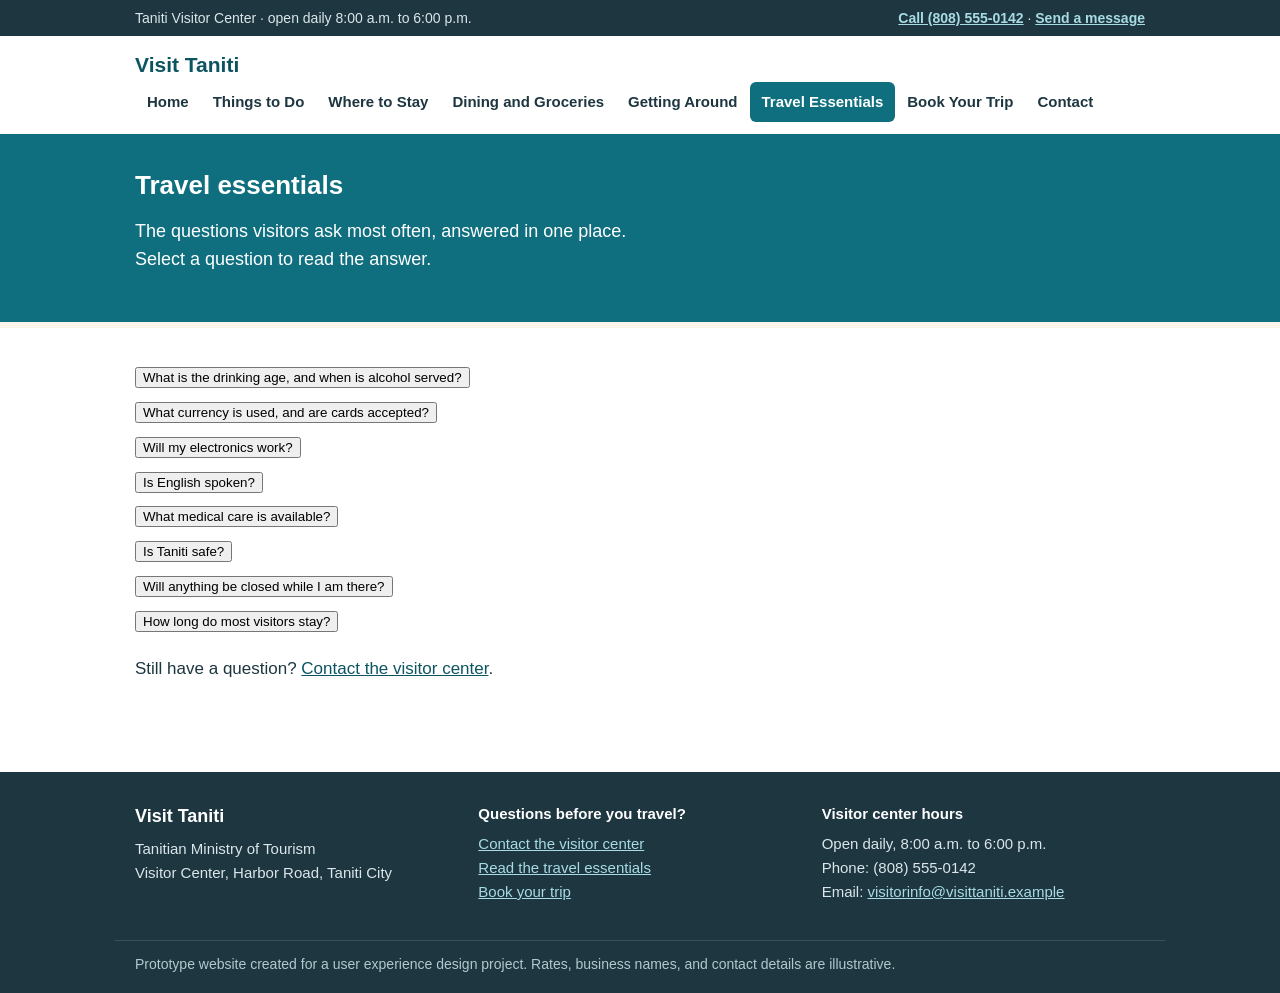
<file: essentials.html>
<!DOCTYPE html>
<html lang="en">
<head>
<meta charset="utf-8">
<meta name="viewport" content="width=device-width, initial-scale=1">
<title>Travel essentials | Visit Taniti</title>
<meta name="description" content="Practical answers about Taniti: currency, power outlets, the drinking age, language, medical care, safety, and national holidays.">
<link rel="stylesheet" href="assets/styles.css">
</head>
<body>
<a class="skip" href="#main">Skip to main content</a>
<header class="site-header">
  <div class="topbar">
    <div class="wrap topbar-inner">
      <span>Taniti Visitor Center &middot; open daily 8:00 a.m. to 6:00 p.m.</span>
      <span><a href="tel:+18085550142">Call (808) 555-0142</a> &middot;
            <a href="contact.html">Send a message</a></span>
    </div>
  </div>
  <div class="bar">
    <a class="brand" href="index.html">Visit Taniti</a>
    <button class="menu-toggle" type="button" aria-expanded="false" aria-controls="site-nav">
      <span class="menu-bars" aria-hidden="true"></span> Menu
    </button>
    <nav id="site-nav" class="site-nav" aria-label="Main">
      <ul>
          <li><a href="index.html">Home</a></li>
          <li><a href="things-to-do.html">Things to Do</a></li>
          <li><a href="where-to-stay.html">Where to Stay</a></li>
          <li><a href="dining.html">Dining and Groceries</a></li>
          <li><a href="getting-around.html">Getting Around</a></li>
          <li><a href="essentials.html" class="is-current" aria-current="page">Travel Essentials</a></li>
          <li><a href="book.html">Book Your Trip</a></li>
          <li><a href="contact.html">Contact</a></li>
      </ul>
    </nav>
  </div>
</header>
<main id="main">
<section class="hero hero-small">
  <div class="wrap hero-grid">
    <div>
      <h1>Travel essentials</h1>
      <p class="lead">The questions visitors ask most often, answered in one place. Select a question to read the answer.</p>
      
    </div>
    
  </div>
</section>
<section class="wrap section">
  <div class="accordion" id="faq">
      <div class="accordion-item">
        <h3>
          <button class="accordion-trigger" type="button" aria-expanded="false"
                  aria-controls="faq-0" id="faq-btn-0">
            <span>What is the drinking age, and when is alcohol served?</span><span class="accordion-sign" aria-hidden="true"></span>
          </button>
        </h3>
        <div class="accordion-panel" id="faq-0" role="region" aria-labelledby="faq-btn-0"
             hidden><p>The drinking age on Taniti is <strong>18</strong>. Alcohol cannot be served or sold between <strong>midnight and 9:00 a.m.</strong>, including at the microbrewery and the 24-hour convenience store.</p></div>
      </div>
      <div class="accordion-item">
        <h3>
          <button class="accordion-trigger" type="button" aria-expanded="false"
                  aria-controls="faq-1" id="faq-btn-1">
            <span>What currency is used, and are cards accepted?</span><span class="accordion-sign" aria-hidden="true"></span>
          </button>
        </h3>
        <div class="accordion-panel" id="faq-1" role="region" aria-labelledby="faq-btn-1"
             hidden><p>Taniti uses the <strong>U.S. dollar</strong>. Many businesses also accept euros and yen. Several banks handle currency exchange, and major credit cards are widely accepted.</p></div>
      </div>
      <div class="accordion-item">
        <h3>
          <button class="accordion-trigger" type="button" aria-expanded="false"
                  aria-controls="faq-2" id="faq-btn-2">
            <span>Will my electronics work?</span><span class="accordion-sign" aria-hidden="true"></span>
          </button>
        </h3>
        <div class="accordion-panel" id="faq-2" role="region" aria-labelledby="faq-btn-2"
             hidden><p>Power outlets are <strong>120 volts</strong>, the same as in the United States, so U.S. plugs and chargers work without an adapter.</p></div>
      </div>
      <div class="accordion-item">
        <h3>
          <button class="accordion-trigger" type="button" aria-expanded="false"
                  aria-controls="faq-3" id="faq-btn-3">
            <span>Is English spoken?</span><span class="accordion-sign" aria-hidden="true"></span>
          </button>
        </h3>
        <div class="accordion-panel" id="faq-3" role="region" aria-labelledby="faq-btn-3"
             hidden><p>Many younger Tanitians speak fluent English, which covers most of Taniti City and Merriton Landing. Very little English is spoken in rural areas, particularly by older residents, so a phrasebook helps outside the city.</p></div>
      </div>
      <div class="accordion-item">
        <h3>
          <button class="accordion-trigger" type="button" aria-expanded="false"
                  aria-controls="faq-4" id="faq-btn-4">
            <span>What medical care is available?</span><span class="accordion-sign" aria-hidden="true"></span>
          </button>
        </h3>
        <div class="accordion-panel" id="faq-4" role="region" aria-labelledby="faq-btn-4"
             hidden><p>There is <strong>one hospital and several clinics</strong> on the island. The hospital has many multilingual employees. Travel insurance is recommended.</p></div>
      </div>
      <div class="accordion-item">
        <h3>
          <button class="accordion-trigger" type="button" aria-expanded="false"
                  aria-controls="faq-5" id="faq-btn-5">
            <span>Is Taniti safe?</span><span class="accordion-sign" aria-hidden="true"></span>
          </button>
        </h3>
        <div class="accordion-panel" id="faq-5" role="region" aria-labelledby="faq-btn-5"
             hidden><p>Violent crime is very rare. As tourism has grown there are more reports of pickpocketing and other petty crime, so keep valuables close in busy areas such as the harbor and Merriton Landing.</p></div>
      </div>
      <div class="accordion-item">
        <h3>
          <button class="accordion-trigger" type="button" aria-expanded="false"
                  aria-controls="faq-6" id="faq-btn-6">
            <span>Will anything be closed while I am there?</span><span class="accordion-sign" aria-hidden="true"></span>
          </button>
        </h3>
        <div class="accordion-panel" id="faq-6" role="region" aria-labelledby="faq-btn-6"
             hidden><p>Taniti has a large number of national holidays, and many attractions and restaurants close on them. Check the holiday dates for your travel week before you plan a day out, or <a href="contact.html">ask the visitor center</a>.</p></div>
      </div>
      <div class="accordion-item">
        <h3>
          <button class="accordion-trigger" type="button" aria-expanded="false"
                  aria-controls="faq-7" id="faq-btn-7">
            <span>How long do most visitors stay?</span><span class="accordion-sign" aria-hidden="true"></span>
          </button>
        </h3>
        <div class="accordion-panel" id="faq-7" role="region" aria-labelledby="faq-btn-7"
             hidden><p>Most visitors stay between two and seven nights. Five or six nights is enough to see the city, the rainforest, and the volcano without rushing.</p></div>
      </div>
  </div>
  <p class="section-more">Still have a question?
    <a href="contact.html">Contact the visitor center</a>.</p>
</section>

</main>
<footer class="site-footer">
  <div class="wrap footer-grid">
    <div>
      <p class="footer-brand">Visit Taniti</p>
      <p>Tanitian Ministry of Tourism<br>Visitor Center, Harbor Road, Taniti City</p>
    </div>
    <div>
      <p class="footer-head">Questions before you travel?</p>
      <p><a href="contact.html">Contact the visitor center</a><br>
         <a href="essentials.html">Read the travel essentials</a><br>
         <a href="book.html">Book your trip</a></p>
    </div>
    <div>
      <p class="footer-head">Visitor center hours</p>
      <p>Open daily, 8:00 a.m. to 6:00 p.m.<br>
         Phone: (808) 555-0142<br>
         Email: <a href="mailto:visitorinfo@visittaniti.example">visitorinfo@visittaniti.example</a></p>
    </div>
  </div>
  <div class="wrap footer-note">
    <p>Prototype website created for a user experience design project. Rates, business names, and
       contact details are illustrative.</p>
  </div>
</footer>
<script src="assets/site.js"></script>
</body>
</html>
</file>
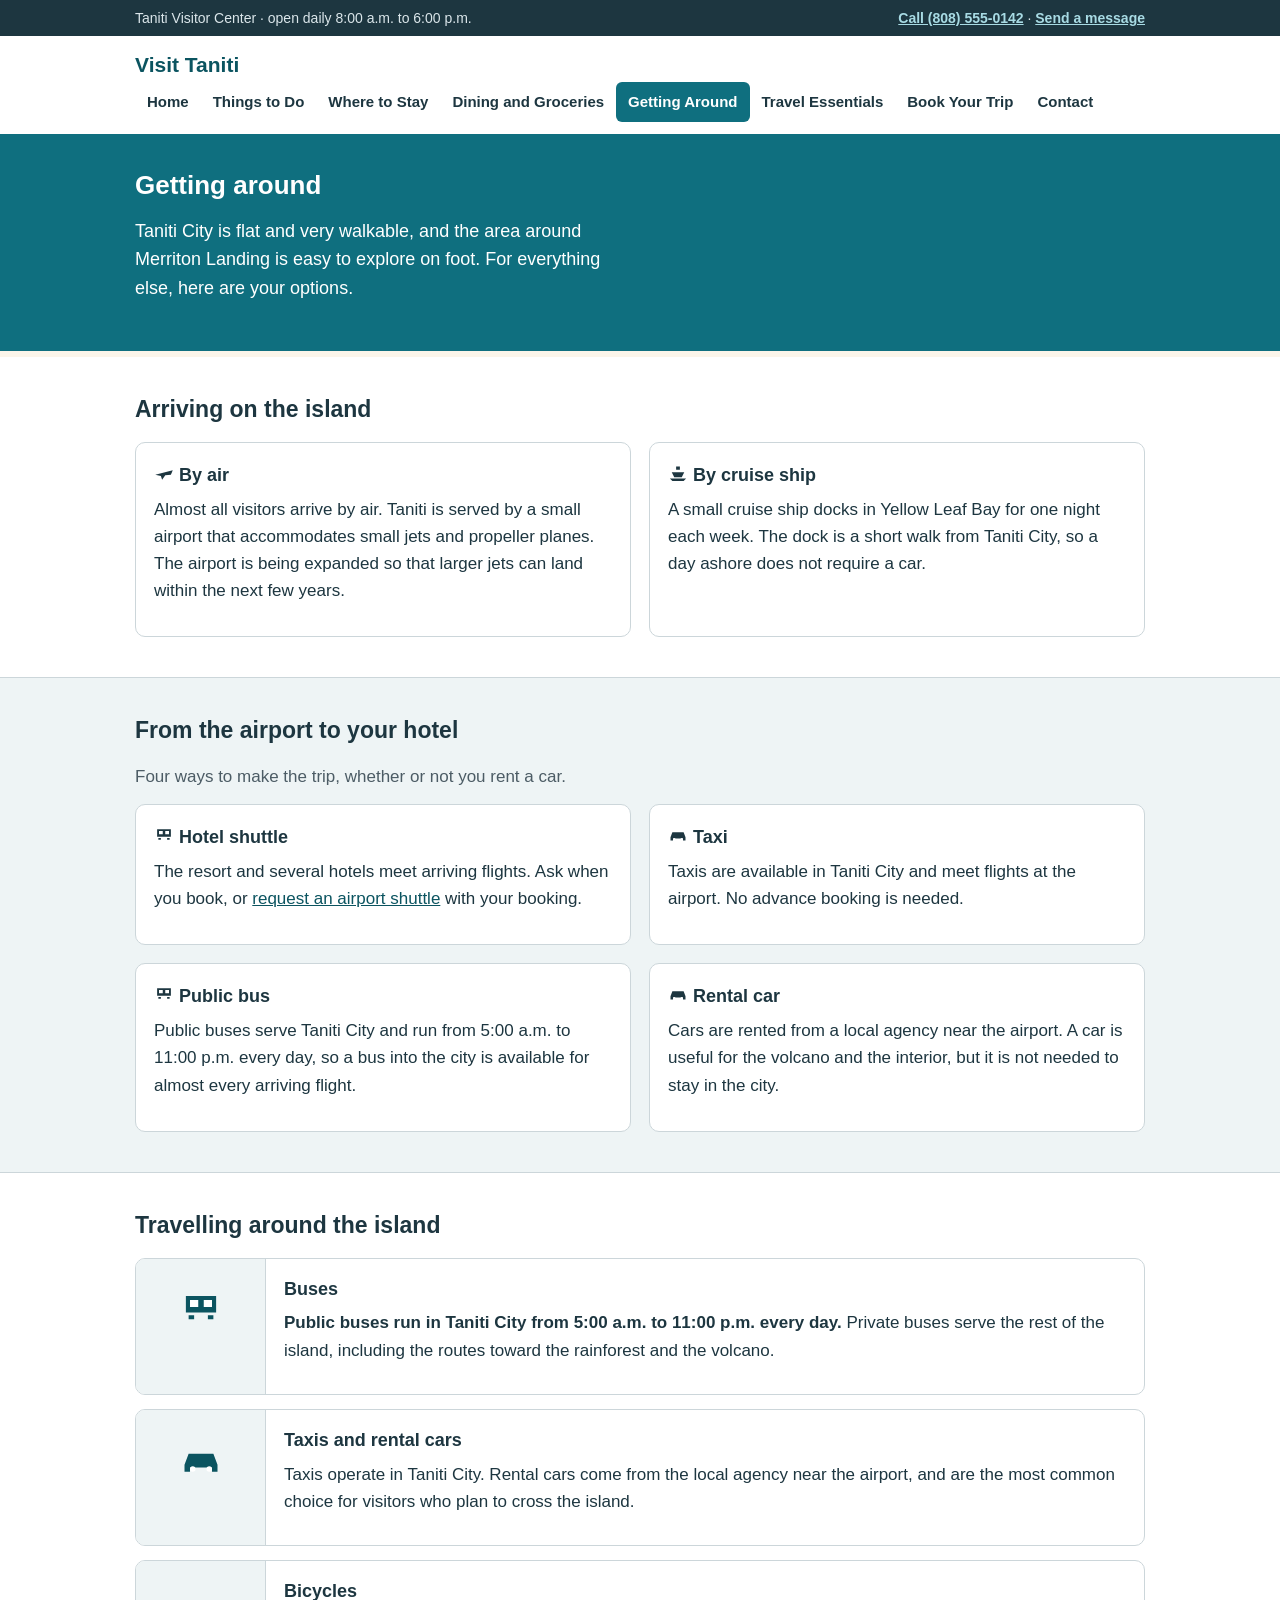
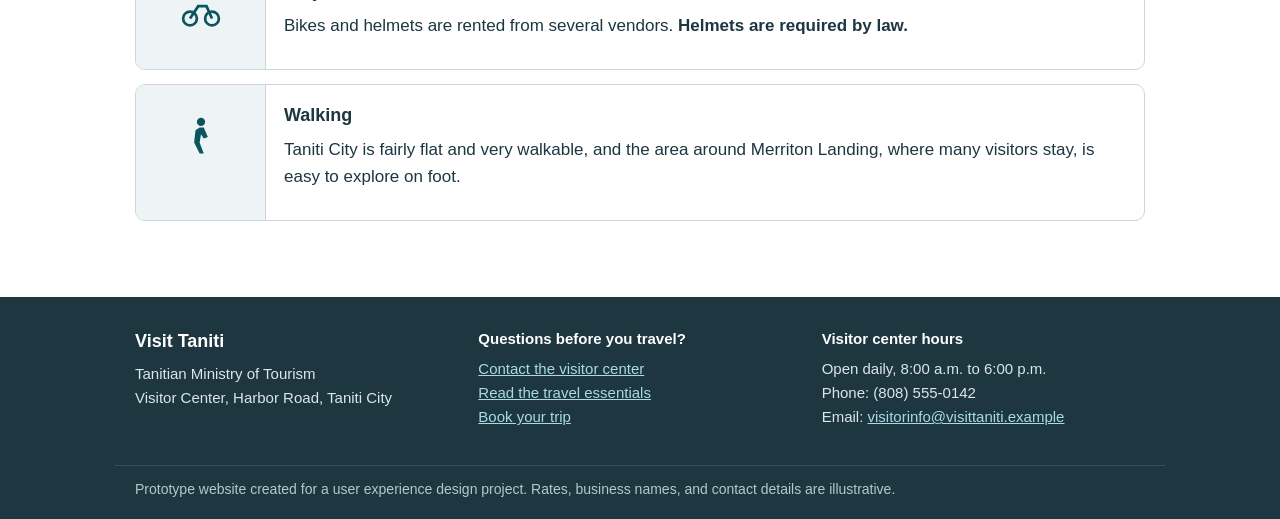
<file: getting-around.html>
<!DOCTYPE html>
<html lang="en">
<head>
<meta charset="utf-8">
<meta name="viewport" content="width=device-width, initial-scale=1">
<title>Getting to and around Taniti | Visit Taniti</title>
<meta name="description" content="How to reach Taniti by air or cruise ship, how to get from the airport to your hotel, and how to travel around the island.">
<link rel="stylesheet" href="assets/styles.css">
</head>
<body>
<a class="skip" href="#main">Skip to main content</a>
<header class="site-header">
  <div class="topbar">
    <div class="wrap topbar-inner">
      <span>Taniti Visitor Center &middot; open daily 8:00 a.m. to 6:00 p.m.</span>
      <span><a href="tel:+18085550142">Call (808) 555-0142</a> &middot;
            <a href="contact.html">Send a message</a></span>
    </div>
  </div>
  <div class="bar">
    <a class="brand" href="index.html">Visit Taniti</a>
    <button class="menu-toggle" type="button" aria-expanded="false" aria-controls="site-nav">
      <span class="menu-bars" aria-hidden="true"></span> Menu
    </button>
    <nav id="site-nav" class="site-nav" aria-label="Main">
      <ul>
          <li><a href="index.html">Home</a></li>
          <li><a href="things-to-do.html">Things to Do</a></li>
          <li><a href="where-to-stay.html">Where to Stay</a></li>
          <li><a href="dining.html">Dining and Groceries</a></li>
          <li><a href="getting-around.html" class="is-current" aria-current="page">Getting Around</a></li>
          <li><a href="essentials.html">Travel Essentials</a></li>
          <li><a href="book.html">Book Your Trip</a></li>
          <li><a href="contact.html">Contact</a></li>
      </ul>
    </nav>
  </div>
</header>
<main id="main">
<section class="hero hero-small">
  <div class="wrap hero-grid">
    <div>
      <h1>Getting around</h1>
      <p class="lead">Taniti City is flat and very walkable, and the area around Merriton Landing is easy to explore on foot. For everything else, here are your options.</p>
      
    </div>
    
  </div>
</section>
<section class="wrap section">
  <h2>Arriving on the island</h2>
  <div class="grid grid-2">
    <article class="panel">
      <h3><svg class="icon" viewBox="0 0 32 32" role="img" aria-hidden="true" focusable="false"><path d="M2 17l28-7-3 7-9 1-5 7-2-6-9-2z"/></svg> By air</h3>
      <p>Almost all visitors arrive by air. Taniti is served by a small airport that accommodates
         small jets and propeller planes. The airport is being expanded so that larger jets can
         land within the next few years.</p>
    </article>
    <article class="panel">
      <h3><svg class="icon" viewBox="0 0 32 32" role="img" aria-hidden="true" focusable="false"><path d="M13 4h6v5h-6zM6 13h20l-4 8H10zM3 23h26l-4 4H7z"/></svg> By cruise ship</h3>
      <p>A small cruise ship docks in Yellow Leaf Bay for one night each week. The dock is a short
         walk from Taniti City, so a day ashore does not require a car.</p>
    </article>
  </div>
</section>

<section class="band">
  <div class="wrap section">
    <h2>From the airport to your hotel</h2>
    <p class="lead-small">Four ways to make the trip, whether or not you rent a car.</p>
    <div class="grid grid-2">
      <article class="panel">
        <h3><svg class="icon" viewBox="0 0 32 32" role="img" aria-hidden="true" focusable="false"><path d="M5 5h22v12H5zM7 19h4v3H7zM21 19h4v3h-4z"/><path d="M8 8h6v5H8zM18 8h6v5h-6z" fill="#fff"/></svg> Hotel shuttle</h3>
        <p>The resort and several hotels meet arriving flights. Ask when you book, or
           <a href="book.html?transfer=Airport%20shuttle">request an airport shuttle</a> with your
           booking.</p>
      </article>
      <article class="panel">
        <h3><svg class="icon" viewBox="0 0 32 32" role="img" aria-hidden="true" focusable="false"><path d="M4 18l3-8h18l3 8v5h-4v-3H8v3H4z"/><circle cx="10" cy="21" r="2" fill="#fff"/><circle cx="22" cy="21" r="2" fill="#fff"/></svg> Taxi</h3>
        <p>Taxis are available in Taniti City and meet flights at the airport. No advance booking
           is needed.</p>
      </article>
      <article class="panel">
        <h3><svg class="icon" viewBox="0 0 32 32" role="img" aria-hidden="true" focusable="false"><path d="M5 5h22v12H5zM7 19h4v3H7zM21 19h4v3h-4z"/><path d="M8 8h6v5H8zM18 8h6v5h-6z" fill="#fff"/></svg> Public bus</h3>
        <p>Public buses serve Taniti City and run from 5:00 a.m. to 11:00 p.m. every day, so a bus
           into the city is available for almost every arriving flight.</p>
      </article>
      <article class="panel">
        <h3><svg class="icon" viewBox="0 0 32 32" role="img" aria-hidden="true" focusable="false"><path d="M4 18l3-8h18l3 8v5h-4v-3H8v3H4z"/><circle cx="10" cy="21" r="2" fill="#fff"/><circle cx="22" cy="21" r="2" fill="#fff"/></svg> Rental car</h3>
        <p>Cars are rented from a local agency near the airport. A car is useful for the volcano
           and the interior, but it is not needed to stay in the city.</p>
      </article>
    </div>
  </div>
</section>

<section class="wrap section">
  <h2>Travelling around the island</h2>
  <div class="stack">
    <article class="card card-row">
      <div class="card-art"><svg class="icon" viewBox="0 0 32 32" role="img" aria-hidden="true" focusable="false"><path d="M5 5h22v12H5zM7 19h4v3H7zM21 19h4v3h-4z"/><path d="M8 8h6v5H8zM18 8h6v5h-6z" fill="#fff"/></svg></div>
      <div class="card-body">
        <h3>Buses</h3>
        <p><strong>Public buses run in Taniti City from 5:00 a.m. to 11:00 p.m. every day.</strong>
           Private buses serve the rest of the island, including the routes toward the rainforest
           and the volcano.</p>
      </div>
    </article>
    <article class="card card-row">
      <div class="card-art"><svg class="icon" viewBox="0 0 32 32" role="img" aria-hidden="true" focusable="false"><path d="M4 18l3-8h18l3 8v5h-4v-3H8v3H4z"/><circle cx="10" cy="21" r="2" fill="#fff"/><circle cx="22" cy="21" r="2" fill="#fff"/></svg></div>
      <div class="card-body">
        <h3>Taxis and rental cars</h3>
        <p>Taxis operate in Taniti City. Rental cars come from the local agency near the airport,
           and are the most common choice for visitors who plan to cross the island.</p>
      </div>
    </article>
    <article class="card card-row">
      <div class="card-art"><svg class="icon" viewBox="0 0 32 32" role="img" aria-hidden="true" focusable="false"><circle cx="8" cy="20" r="5" fill="none" stroke="currentColor" stroke-width="2"/><circle cx="24" cy="20" r="5" fill="none" stroke="currentColor" stroke-width="2"/><path d="M8 20l6-9h6l4 9" fill="none" stroke="currentColor" stroke-width="2"/></svg></div>
      <div class="card-body">
        <h3>Bicycles</h3>
        <p>Bikes and helmets are rented from several vendors. <strong>Helmets are required by
           law.</strong></p>
      </div>
    </article>
    <article class="card card-row">
      <div class="card-art"><svg class="icon" viewBox="0 0 32 32" role="img" aria-hidden="true" focusable="false"><circle cx="16" cy="5" r="3"/><path d="M15 9h3l3 7-3 1-2-3-1 6 3 8h-3l-4-8 1-9z"/></svg></div>
      <div class="card-body">
        <h3>Walking</h3>
        <p>Taniti City is fairly flat and very walkable, and the area around Merriton Landing,
           where many visitors stay, is easy to explore on foot.</p>
      </div>
    </article>
  </div>
</section>

</main>
<footer class="site-footer">
  <div class="wrap footer-grid">
    <div>
      <p class="footer-brand">Visit Taniti</p>
      <p>Tanitian Ministry of Tourism<br>Visitor Center, Harbor Road, Taniti City</p>
    </div>
    <div>
      <p class="footer-head">Questions before you travel?</p>
      <p><a href="contact.html">Contact the visitor center</a><br>
         <a href="essentials.html">Read the travel essentials</a><br>
         <a href="book.html">Book your trip</a></p>
    </div>
    <div>
      <p class="footer-head">Visitor center hours</p>
      <p>Open daily, 8:00 a.m. to 6:00 p.m.<br>
         Phone: (808) 555-0142<br>
         Email: <a href="mailto:visitorinfo@visittaniti.example">visitorinfo@visittaniti.example</a></p>
    </div>
  </div>
  <div class="wrap footer-note">
    <p>Prototype website created for a user experience design project. Rates, business names, and
       contact details are illustrative.</p>
  </div>
</footer>
<script src="assets/site.js"></script>
</body>
</html>
</file>
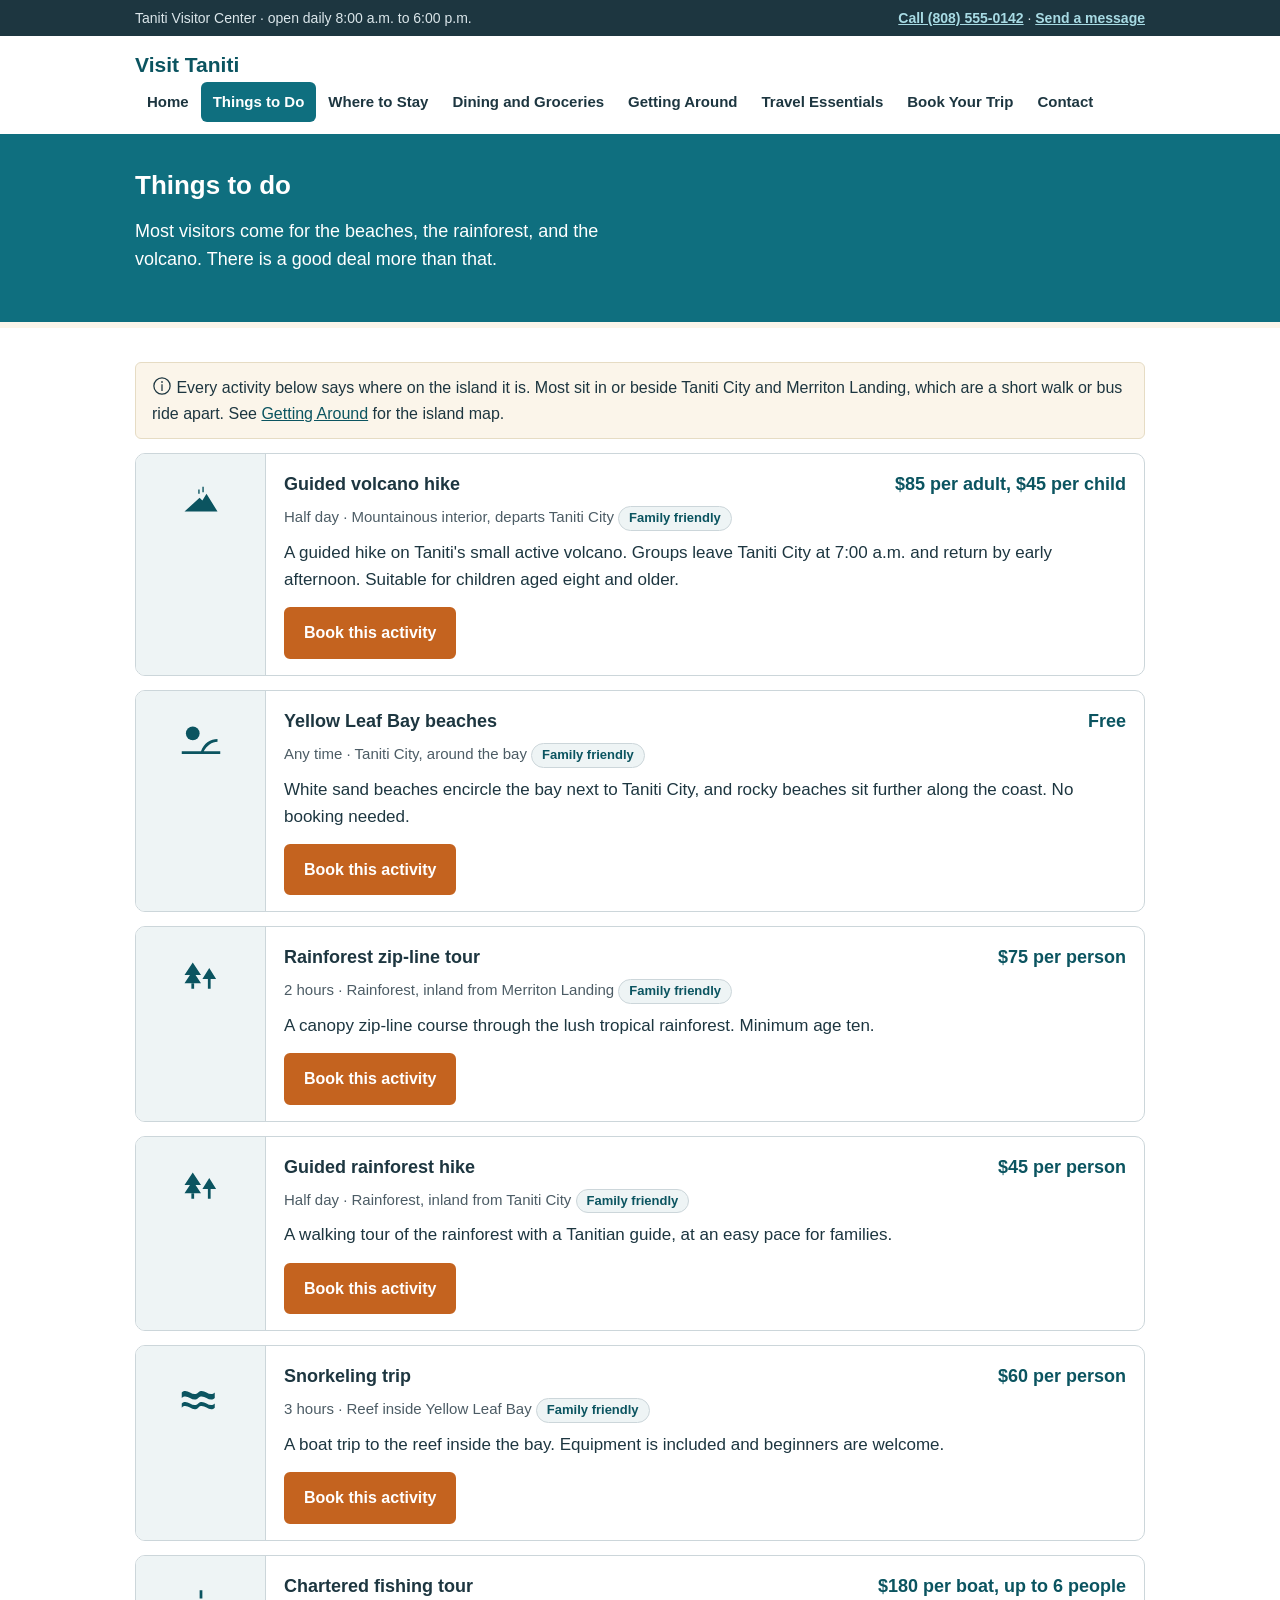
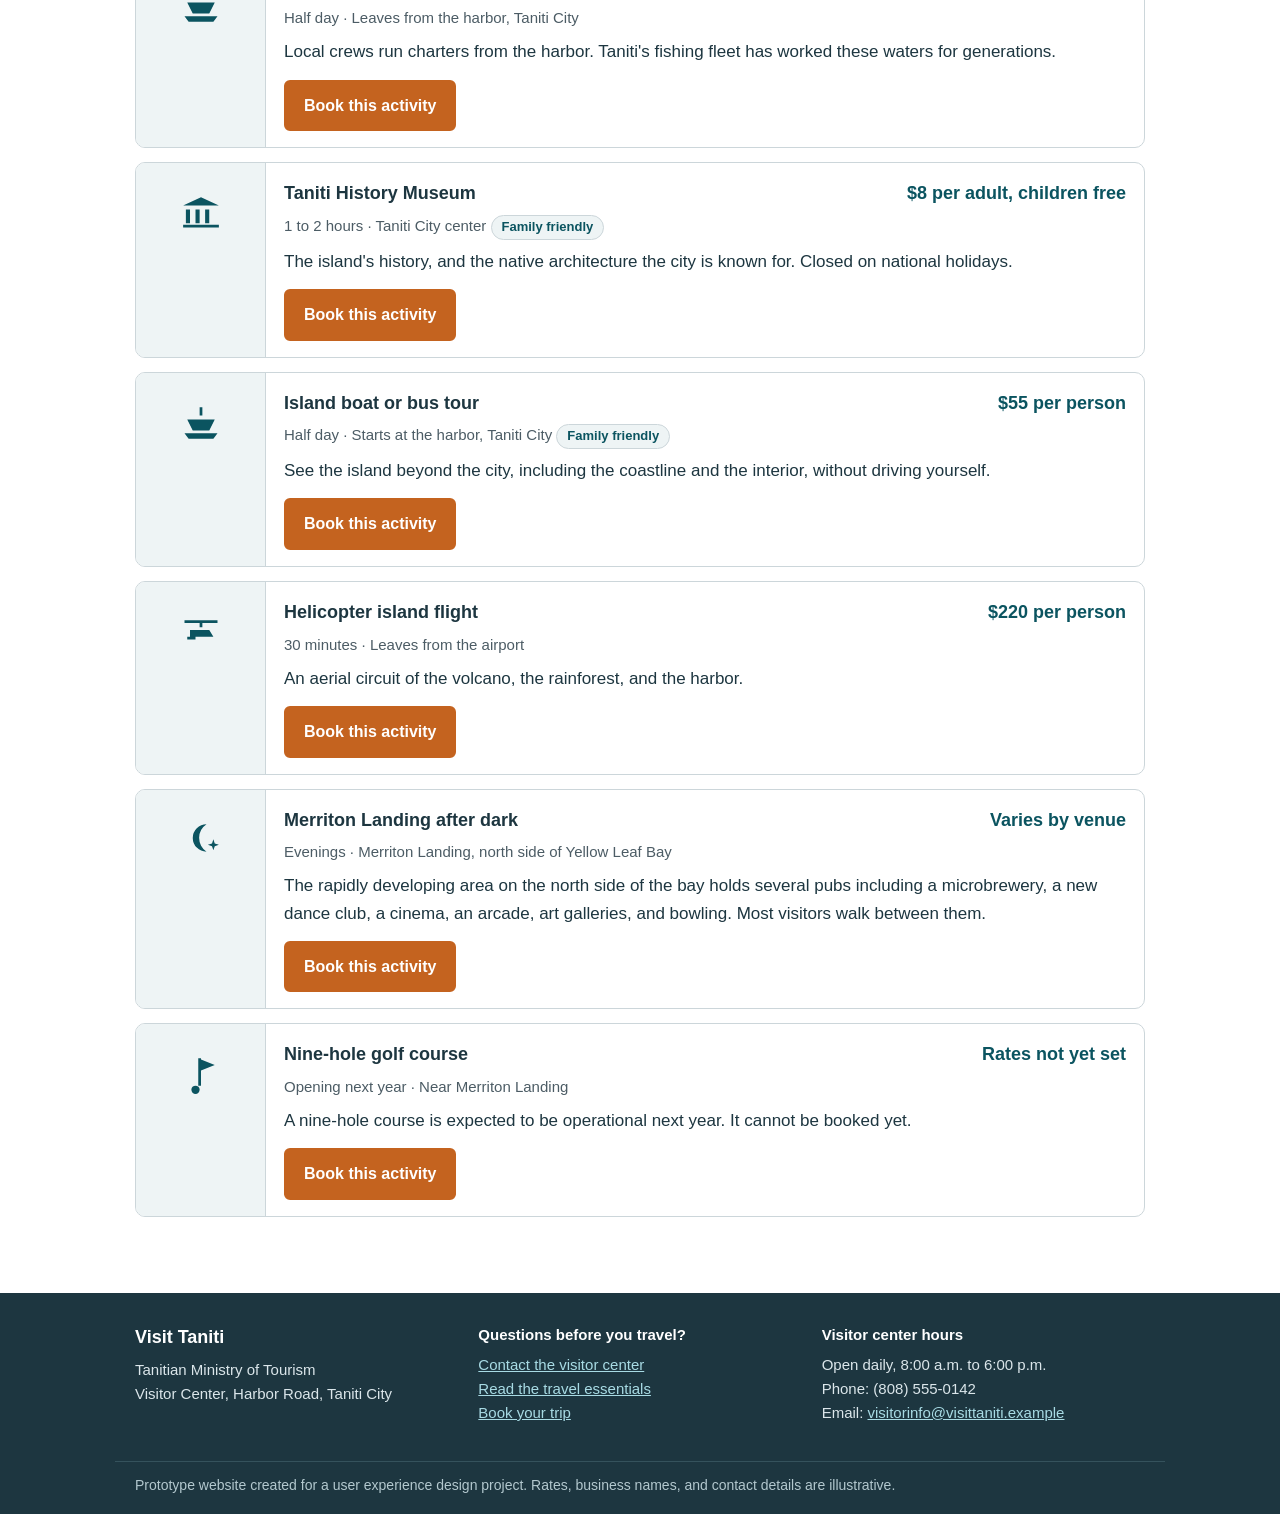
<file: things-to-do.html>
<!DOCTYPE html>
<html lang="en">
<head>
<meta charset="utf-8">
<meta name="viewport" content="width=device-width, initial-scale=1">
<title>Things to do on Taniti | Visit Taniti</title>
<meta name="description" content="Activities on Taniti, including the volcano hike, the rainforest, the beaches, museums, and evenings in Merriton Landing.">
<link rel="stylesheet" href="assets/styles.css">
</head>
<body>
<a class="skip" href="#main">Skip to main content</a>
<header class="site-header">
  <div class="topbar">
    <div class="wrap topbar-inner">
      <span>Taniti Visitor Center &middot; open daily 8:00 a.m. to 6:00 p.m.</span>
      <span><a href="tel:+18085550142">Call (808) 555-0142</a> &middot;
            <a href="contact.html">Send a message</a></span>
    </div>
  </div>
  <div class="bar">
    <a class="brand" href="index.html">Visit Taniti</a>
    <button class="menu-toggle" type="button" aria-expanded="false" aria-controls="site-nav">
      <span class="menu-bars" aria-hidden="true"></span> Menu
    </button>
    <nav id="site-nav" class="site-nav" aria-label="Main">
      <ul>
          <li><a href="index.html">Home</a></li>
          <li><a href="things-to-do.html" class="is-current" aria-current="page">Things to Do</a></li>
          <li><a href="where-to-stay.html">Where to Stay</a></li>
          <li><a href="dining.html">Dining and Groceries</a></li>
          <li><a href="getting-around.html">Getting Around</a></li>
          <li><a href="essentials.html">Travel Essentials</a></li>
          <li><a href="book.html">Book Your Trip</a></li>
          <li><a href="contact.html">Contact</a></li>
      </ul>
    </nav>
  </div>
</header>
<main id="main">
<section class="hero hero-small">
  <div class="wrap hero-grid">
    <div>
      <h1>Things to do</h1>
      <p class="lead">Most visitors come for the beaches, the rainforest, and the volcano. There is a good deal more than that.</p>
      
    </div>
    
  </div>
</section>
<section class="wrap section">
  <p class="note"><svg class="icon" viewBox="0 0 32 32" role="img" aria-hidden="true" focusable="false"><circle cx="16" cy="16" r="13" fill="none" stroke="currentColor" stroke-width="2"/><path d="M15 13h2v11h-2zM15 8h2v3h-2z"/></svg> Every activity below says where on the island it is. Most sit in
     or beside Taniti City and Merriton Landing, which are a short walk or bus ride apart. See
     <a href="getting-around.html">Getting Around</a> for the island map.</p>
  <div class="stack">
      <article class="card card-row">
        <div class="card-art"><svg class="icon" viewBox="0 0 32 32" role="img" aria-hidden="true" focusable="false"><path d="M4 20h24l-8-13-3 5-2-2z"/><path d="M14 4h1v3h-1zM17 2h1v4h-1z"/></svg></div>
        <div class="card-body">
          <div class="card-head">
            <h3>Guided volcano hike</h3>
            <p class="rate">$85 per adult, $45 per child</p>
          </div>
          <p class="meta">Half day · Mountainous interior, departs Taniti City <span class="tag">Family friendly</span></p>
          <p>A guided hike on Taniti's small active volcano. Groups leave Taniti City at 7:00 a.m. and return by early afternoon. Suitable for children aged eight and older.</p>
          <a class="btn btn-primary" href="book.html?activity=Guided%20volcano%20hike">
            Book this activity</a>
        </div>
      </article>
      <article class="card card-row">
        <div class="card-art"><svg class="icon" viewBox="0 0 32 32" role="img" aria-hidden="true" focusable="false"><circle cx="10" cy="9" r="5"/><path d="M2 22h28v2H2zM16 22c2-6 7-9 12-9v2c-4 0-8 3-10 7z"/></svg></div>
        <div class="card-body">
          <div class="card-head">
            <h3>Yellow Leaf Bay beaches</h3>
            <p class="rate">Free</p>
          </div>
          <p class="meta">Any time · Taniti City, around the bay <span class="tag">Family friendly</span></p>
          <p>White sand beaches encircle the bay next to Taniti City, and rocky beaches sit further along the coast. No booking needed.</p>
          <a class="btn btn-primary" href="book.html?activity=Yellow%20Leaf%20Bay%20beaches">
            Book this activity</a>
        </div>
      </article>
      <article class="card card-row">
        <div class="card-art"><svg class="icon" viewBox="0 0 32 32" role="img" aria-hidden="true" focusable="false"><path d="M10 4l6 9H4zM10 10l6 9H4zM22 8l5 8h-10z"/><path d="M9 19h2v4H9zM21 16h2v7h-2z"/></svg></div>
        <div class="card-body">
          <div class="card-head">
            <h3>Rainforest zip-line tour</h3>
            <p class="rate">$75 per person</p>
          </div>
          <p class="meta">2 hours · Rainforest, inland from Merriton Landing <span class="tag">Family friendly</span></p>
          <p>A canopy zip-line course through the lush tropical rainforest. Minimum age ten.</p>
          <a class="btn btn-primary" href="book.html?activity=Rainforest%20zip-line%20tour">
            Book this activity</a>
        </div>
      </article>
      <article class="card card-row">
        <div class="card-art"><svg class="icon" viewBox="0 0 32 32" role="img" aria-hidden="true" focusable="false"><path d="M10 4l6 9H4zM10 10l6 9H4zM22 8l5 8h-10z"/><path d="M9 19h2v4H9zM21 16h2v7h-2z"/></svg></div>
        <div class="card-body">
          <div class="card-head">
            <h3>Guided rainforest hike</h3>
            <p class="rate">$45 per person</p>
          </div>
          <p class="meta">Half day · Rainforest, inland from Taniti City <span class="tag">Family friendly</span></p>
          <p>A walking tour of the rainforest with a Tanitian guide, at an easy pace for families.</p>
          <a class="btn btn-primary" href="book.html?activity=Guided%20rainforest%20hike">
            Book this activity</a>
        </div>
      </article>
      <article class="card card-row">
        <div class="card-art"><svg class="icon" viewBox="0 0 32 32" role="img" aria-hidden="true" focusable="false"><path d="M2 12c4-4 8 4 12 0s8 4 12 0v4c-4 4-8-4-12 0s-8-4-12 0z"/><path d="M2 20c4-4 8 4 12 0s8 4 12 0v3c-4 4-8-4-12 0s-8-4-12 0z"/></svg></div>
        <div class="card-body">
          <div class="card-head">
            <h3>Snorkeling trip</h3>
            <p class="rate">$60 per person</p>
          </div>
          <p class="meta">3 hours · Reef inside Yellow Leaf Bay <span class="tag">Family friendly</span></p>
          <p>A boat trip to the reef inside the bay. Equipment is included and beginners are welcome.</p>
          <a class="btn btn-primary" href="book.html?activity=Snorkeling%20trip">
            Book this activity</a>
        </div>
      </article>
      <article class="card card-row">
        <div class="card-art"><svg class="icon" viewBox="0 0 32 32" role="img" aria-hidden="true" focusable="false"><path d="M15 3h2v6h-2zM6 12h20l-4 8H10zM4 22h24l-3 4H7z"/></svg></div>
        <div class="card-body">
          <div class="card-head">
            <h3>Chartered fishing tour</h3>
            <p class="rate">$180 per boat, up to 6 people</p>
          </div>
          <p class="meta">Half day · Leaves from the harbor, Taniti City</p>
          <p>Local crews run charters from the harbor. Taniti's fishing fleet has worked these waters for generations.</p>
          <a class="btn btn-primary" href="book.html?activity=Chartered%20fishing%20tour">
            Book this activity</a>
        </div>
      </article>
      <article class="card card-row">
        <div class="card-art"><svg class="icon" viewBox="0 0 32 32" role="img" aria-hidden="true" focusable="false"><path d="M16 3l13 6H3zM5 12h3v10H5zM12 12h3v10h-3zM19 12h3v10h-3zM3 23h26v2H3z"/></svg></div>
        <div class="card-body">
          <div class="card-head">
            <h3>Taniti History Museum</h3>
            <p class="rate">$8 per adult, children free</p>
          </div>
          <p class="meta">1 to 2 hours · Taniti City center <span class="tag">Family friendly</span></p>
          <p>The island's history, and the native architecture the city is known for. Closed on national holidays.</p>
          <a class="btn btn-primary" href="book.html?activity=Taniti%20History%20Museum">
            Book this activity</a>
        </div>
      </article>
      <article class="card card-row">
        <div class="card-art"><svg class="icon" viewBox="0 0 32 32" role="img" aria-hidden="true" focusable="false"><path d="M15 3h2v6h-2zM6 12h20l-4 8H10zM4 22h24l-3 4H7z"/></svg></div>
        <div class="card-body">
          <div class="card-head">
            <h3>Island boat or bus tour</h3>
            <p class="rate">$55 per person</p>
          </div>
          <p class="meta">Half day · Starts at the harbor, Taniti City <span class="tag">Family friendly</span></p>
          <p>See the island beyond the city, including the coastline and the interior, without driving yourself.</p>
          <a class="btn btn-primary" href="book.html?activity=Island%20boat%20or%20bus%20tour">
            Book this activity</a>
        </div>
      </article>
      <article class="card card-row">
        <div class="card-art"><svg class="icon" viewBox="0 0 32 32" role="img" aria-hidden="true" focusable="false"><path d="M4 6h24v2H4zM15 8h2v3h-2zM8 13h14l3 5H8zM6 18h6v2H6z"/></svg></div>
        <div class="card-body">
          <div class="card-head">
            <h3>Helicopter island flight</h3>
            <p class="rate">$220 per person</p>
          </div>
          <p class="meta">30 minutes · Leaves from the airport</p>
          <p>An aerial circuit of the volcano, the rainforest, and the harbor.</p>
          <a class="btn btn-primary" href="book.html?activity=Helicopter%20island%20flight">
            Book this activity</a>
        </div>
      </article>
      <article class="card card-row">
        <div class="card-art"><svg class="icon" viewBox="0 0 32 32" role="img" aria-hidden="true" focusable="false"><path d="M20 3a10 10 0 100 20 12 12 0 010-20z"/><path d="M25 14l1 3 3 1-3 1-1 3-1-3-3-1 3-1z"/></svg></div>
        <div class="card-body">
          <div class="card-head">
            <h3>Merriton Landing after dark</h3>
            <p class="rate">Varies by venue</p>
          </div>
          <p class="meta">Evenings · Merriton Landing, north side of Yellow Leaf Bay</p>
          <p>The rapidly developing area on the north side of the bay holds several pubs including a microbrewery, a new dance club, a cinema, an arcade, art galleries, and bowling. Most visitors walk between them.</p>
          <a class="btn btn-primary" href="book.html?activity=Merriton%20Landing%20after%20dark">
            Book this activity</a>
        </div>
      </article>
      <article class="card card-row">
        <div class="card-art"><svg class="icon" viewBox="0 0 32 32" role="img" aria-hidden="true" focusable="false"><path d="M14 3h2v20h-2z"/><path d="M16 4l10 4-10 4z"/><circle cx="12" cy="26" r="3"/></svg></div>
        <div class="card-body">
          <div class="card-head">
            <h3>Nine-hole golf course</h3>
            <p class="rate">Rates not yet set</p>
          </div>
          <p class="meta">Opening next year · Near Merriton Landing</p>
          <p>A nine-hole course is expected to be operational next year. It cannot be booked yet.</p>
          <a class="btn btn-primary" href="book.html?activity=Nine-hole%20golf%20course">
            Book this activity</a>
        </div>
      </article>
  </div>
</section>

</main>
<footer class="site-footer">
  <div class="wrap footer-grid">
    <div>
      <p class="footer-brand">Visit Taniti</p>
      <p>Tanitian Ministry of Tourism<br>Visitor Center, Harbor Road, Taniti City</p>
    </div>
    <div>
      <p class="footer-head">Questions before you travel?</p>
      <p><a href="contact.html">Contact the visitor center</a><br>
         <a href="essentials.html">Read the travel essentials</a><br>
         <a href="book.html">Book your trip</a></p>
    </div>
    <div>
      <p class="footer-head">Visitor center hours</p>
      <p>Open daily, 8:00 a.m. to 6:00 p.m.<br>
         Phone: (808) 555-0142<br>
         Email: <a href="mailto:visitorinfo@visittaniti.example">visitorinfo@visittaniti.example</a></p>
    </div>
  </div>
  <div class="wrap footer-note">
    <p>Prototype website created for a user experience design project. Rates, business names, and
       contact details are illustrative.</p>
  </div>
</footer>
<script src="assets/site.js"></script>
</body>
</html>
</file>
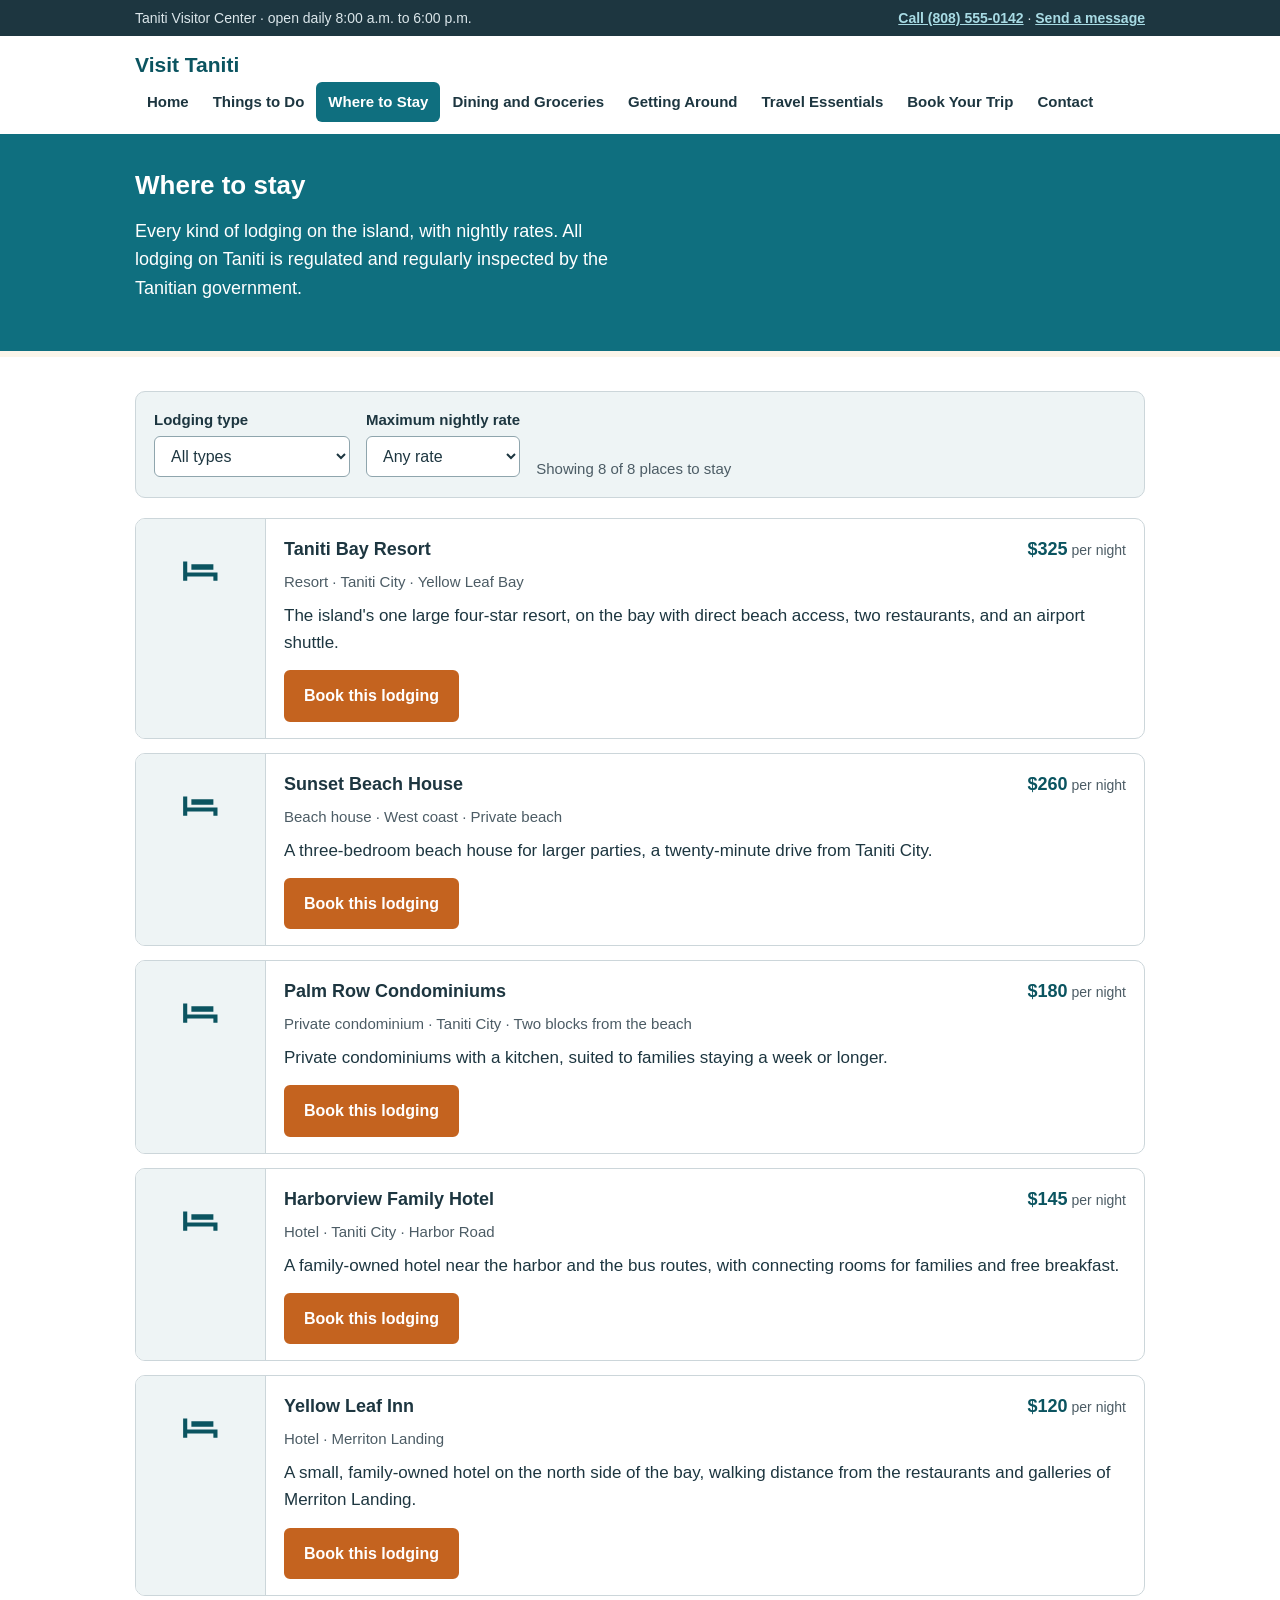
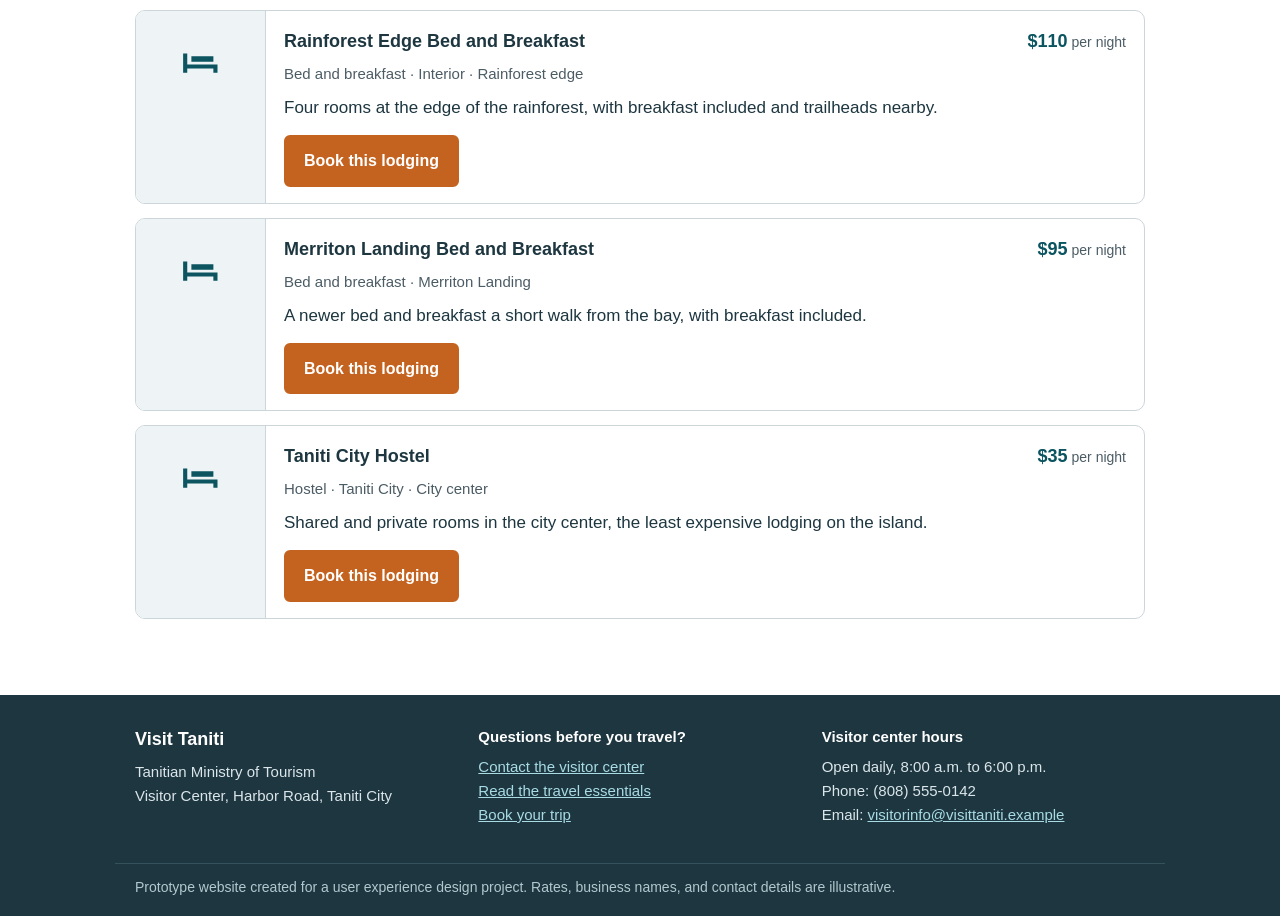
<file: where-to-stay.html>
<!DOCTYPE html>
<html lang="en">
<head>
<meta charset="utf-8">
<meta name="viewport" content="width=device-width, initial-scale=1">
<title>Where to stay on Taniti | Visit Taniti</title>
<meta name="description" content="Compare Taniti lodging by type and nightly rate, from the city hostel to the four-star resort.">
<link rel="stylesheet" href="assets/styles.css">
</head>
<body>
<a class="skip" href="#main">Skip to main content</a>
<header class="site-header">
  <div class="topbar">
    <div class="wrap topbar-inner">
      <span>Taniti Visitor Center &middot; open daily 8:00 a.m. to 6:00 p.m.</span>
      <span><a href="tel:+18085550142">Call (808) 555-0142</a> &middot;
            <a href="contact.html">Send a message</a></span>
    </div>
  </div>
  <div class="bar">
    <a class="brand" href="index.html">Visit Taniti</a>
    <button class="menu-toggle" type="button" aria-expanded="false" aria-controls="site-nav">
      <span class="menu-bars" aria-hidden="true"></span> Menu
    </button>
    <nav id="site-nav" class="site-nav" aria-label="Main">
      <ul>
          <li><a href="index.html">Home</a></li>
          <li><a href="things-to-do.html">Things to Do</a></li>
          <li><a href="where-to-stay.html" class="is-current" aria-current="page">Where to Stay</a></li>
          <li><a href="dining.html">Dining and Groceries</a></li>
          <li><a href="getting-around.html">Getting Around</a></li>
          <li><a href="essentials.html">Travel Essentials</a></li>
          <li><a href="book.html">Book Your Trip</a></li>
          <li><a href="contact.html">Contact</a></li>
      </ul>
    </nav>
  </div>
</header>
<main id="main">
<section class="hero hero-small">
  <div class="wrap hero-grid">
    <div>
      <h1>Where to stay</h1>
      <p class="lead">Every kind of lodging on the island, with nightly rates. All lodging on Taniti is regulated and regularly inspected by the Tanitian government.</p>
      
    </div>
    
  </div>
</section>
<section class="wrap section">
  <form class="filters" id="lodging-filters" aria-label="Filter lodging">
    <div class="field">
      <label for="type-filter">Lodging type</label>
      <select id="type-filter">
        <option value="all">All types</option>
        <option value="hotel">Hotel</option>
        <option value="resort">Resort</option>
        <option value="bnb">Bed and breakfast</option>
        <option value="condo">Private condominium</option>
        <option value="house">Beach house</option>
        <option value="hostel">Hostel</option>
      </select>
    </div>
    <div class="field">
      <label for="rate-filter">Maximum nightly rate</label>
      <select id="rate-filter">
        <option value="10000">Any rate</option>
        <option value="50">Up to $50</option>
        <option value="100">Up to $100</option>
        <option value="150">Up to $150</option>
        <option value="200">Up to $200</option>
        <option value="350">Up to $350</option>
      </select>
    </div>
    <p class="filter-count" id="lodging-count" role="status"></p>
  </form>
  <div class="stack" id="lodging-list">
      <article class="card card-row lodging" data-type="resort" data-rate="325">
        <div class="card-art"><svg class="icon" viewBox="0 0 32 32" role="img" aria-hidden="true" focusable="false"><path d="M3 9h3v8h22v6h-3v-3H6v3H3z"/><path d="M9 11h16v4H9z"/></svg></div>
        <div class="card-body">
          <div class="card-head">
            <h3>Taniti Bay Resort</h3>
            <p class="rate">$325<span> per night</span></p>
          </div>
          <p class="meta">Resort · Taniti City · Yellow Leaf Bay</p>
          <p>The island's one large four-star resort, on the bay with direct beach access, two restaurants, and an airport shuttle.</p>
          <a class="btn btn-primary" href="book.html?lodging=Taniti%20Bay%20Resort">
            Book this lodging</a>
        </div>
      </article>
      <article class="card card-row lodging" data-type="house" data-rate="260">
        <div class="card-art"><svg class="icon" viewBox="0 0 32 32" role="img" aria-hidden="true" focusable="false"><path d="M3 9h3v8h22v6h-3v-3H6v3H3z"/><path d="M9 11h16v4H9z"/></svg></div>
        <div class="card-body">
          <div class="card-head">
            <h3>Sunset Beach House</h3>
            <p class="rate">$260<span> per night</span></p>
          </div>
          <p class="meta">Beach house · West coast · Private beach</p>
          <p>A three-bedroom beach house for larger parties, a twenty-minute drive from Taniti City.</p>
          <a class="btn btn-primary" href="book.html?lodging=Sunset%20Beach%20House">
            Book this lodging</a>
        </div>
      </article>
      <article class="card card-row lodging" data-type="condo" data-rate="180">
        <div class="card-art"><svg class="icon" viewBox="0 0 32 32" role="img" aria-hidden="true" focusable="false"><path d="M3 9h3v8h22v6h-3v-3H6v3H3z"/><path d="M9 11h16v4H9z"/></svg></div>
        <div class="card-body">
          <div class="card-head">
            <h3>Palm Row Condominiums</h3>
            <p class="rate">$180<span> per night</span></p>
          </div>
          <p class="meta">Private condominium · Taniti City · Two blocks from the beach</p>
          <p>Private condominiums with a kitchen, suited to families staying a week or longer.</p>
          <a class="btn btn-primary" href="book.html?lodging=Palm%20Row%20Condominiums">
            Book this lodging</a>
        </div>
      </article>
      <article class="card card-row lodging" data-type="hotel" data-rate="145">
        <div class="card-art"><svg class="icon" viewBox="0 0 32 32" role="img" aria-hidden="true" focusable="false"><path d="M3 9h3v8h22v6h-3v-3H6v3H3z"/><path d="M9 11h16v4H9z"/></svg></div>
        <div class="card-body">
          <div class="card-head">
            <h3>Harborview Family Hotel</h3>
            <p class="rate">$145<span> per night</span></p>
          </div>
          <p class="meta">Hotel · Taniti City · Harbor Road</p>
          <p>A family-owned hotel near the harbor and the bus routes, with connecting rooms for families and free breakfast.</p>
          <a class="btn btn-primary" href="book.html?lodging=Harborview%20Family%20Hotel">
            Book this lodging</a>
        </div>
      </article>
      <article class="card card-row lodging" data-type="hotel" data-rate="120">
        <div class="card-art"><svg class="icon" viewBox="0 0 32 32" role="img" aria-hidden="true" focusable="false"><path d="M3 9h3v8h22v6h-3v-3H6v3H3z"/><path d="M9 11h16v4H9z"/></svg></div>
        <div class="card-body">
          <div class="card-head">
            <h3>Yellow Leaf Inn</h3>
            <p class="rate">$120<span> per night</span></p>
          </div>
          <p class="meta">Hotel · Merriton Landing</p>
          <p>A small, family-owned hotel on the north side of the bay, walking distance from the restaurants and galleries of Merriton Landing.</p>
          <a class="btn btn-primary" href="book.html?lodging=Yellow%20Leaf%20Inn">
            Book this lodging</a>
        </div>
      </article>
      <article class="card card-row lodging" data-type="bnb" data-rate="110">
        <div class="card-art"><svg class="icon" viewBox="0 0 32 32" role="img" aria-hidden="true" focusable="false"><path d="M3 9h3v8h22v6h-3v-3H6v3H3z"/><path d="M9 11h16v4H9z"/></svg></div>
        <div class="card-body">
          <div class="card-head">
            <h3>Rainforest Edge Bed and Breakfast</h3>
            <p class="rate">$110<span> per night</span></p>
          </div>
          <p class="meta">Bed and breakfast · Interior · Rainforest edge</p>
          <p>Four rooms at the edge of the rainforest, with breakfast included and trailheads nearby.</p>
          <a class="btn btn-primary" href="book.html?lodging=Rainforest%20Edge%20Bed%20and%20Breakfast">
            Book this lodging</a>
        </div>
      </article>
      <article class="card card-row lodging" data-type="bnb" data-rate="95">
        <div class="card-art"><svg class="icon" viewBox="0 0 32 32" role="img" aria-hidden="true" focusable="false"><path d="M3 9h3v8h22v6h-3v-3H6v3H3z"/><path d="M9 11h16v4H9z"/></svg></div>
        <div class="card-body">
          <div class="card-head">
            <h3>Merriton Landing Bed and Breakfast</h3>
            <p class="rate">$95<span> per night</span></p>
          </div>
          <p class="meta">Bed and breakfast · Merriton Landing</p>
          <p>A newer bed and breakfast a short walk from the bay, with breakfast included.</p>
          <a class="btn btn-primary" href="book.html?lodging=Merriton%20Landing%20Bed%20and%20Breakfast">
            Book this lodging</a>
        </div>
      </article>
      <article class="card card-row lodging" data-type="hostel" data-rate="35">
        <div class="card-art"><svg class="icon" viewBox="0 0 32 32" role="img" aria-hidden="true" focusable="false"><path d="M3 9h3v8h22v6h-3v-3H6v3H3z"/><path d="M9 11h16v4H9z"/></svg></div>
        <div class="card-body">
          <div class="card-head">
            <h3>Taniti City Hostel</h3>
            <p class="rate">$35<span> per night</span></p>
          </div>
          <p class="meta">Hostel · Taniti City · City center</p>
          <p>Shared and private rooms in the city center, the least expensive lodging on the island.</p>
          <a class="btn btn-primary" href="book.html?lodging=Taniti%20City%20Hostel">
            Book this lodging</a>
        </div>
      </article>
  </div>
  <p class="empty" id="lodging-empty" hidden>No lodging matches those filters. Try a higher
    nightly rate.</p>
</section>

</main>
<footer class="site-footer">
  <div class="wrap footer-grid">
    <div>
      <p class="footer-brand">Visit Taniti</p>
      <p>Tanitian Ministry of Tourism<br>Visitor Center, Harbor Road, Taniti City</p>
    </div>
    <div>
      <p class="footer-head">Questions before you travel?</p>
      <p><a href="contact.html">Contact the visitor center</a><br>
         <a href="essentials.html">Read the travel essentials</a><br>
         <a href="book.html">Book your trip</a></p>
    </div>
    <div>
      <p class="footer-head">Visitor center hours</p>
      <p>Open daily, 8:00 a.m. to 6:00 p.m.<br>
         Phone: (808) 555-0142<br>
         Email: <a href="mailto:visitorinfo@visittaniti.example">visitorinfo@visittaniti.example</a></p>
    </div>
  </div>
  <div class="wrap footer-note">
    <p>Prototype website created for a user experience design project. Rates, business names, and
       contact details are illustrative.</p>
  </div>
</footer>
<script src="assets/site.js"></script>
</body>
</html>
</file>
<file: assets/styles.css>
/* Visit Taniti - stylesheet for all eight pages.
   Written mobile first: everything is one column on a phone, and wider
   screens get side-by-side columns. */

:root {
  --teal: #0f6f7f;
  --teal-dark: #0b5460;
  --orange: #c4631f;
  --ink: #1d3640;
  --gray-text: #4c5c65;
  --line: #ccd6da;
  --band: #eef4f5;
  --sand: #fbf5ea;
  --radius: 10px;
  --radius-sm: 6px;
  --ease: 0.15s ease;
}

* {
  box-sizing: border-box;
}

body {
  margin: 0;
  font-family: Arial, Helvetica, sans-serif;
  font-size: 17px;
  line-height: 1.6;
  color: var(--ink);
  background-color: #fff;
}

h1 {
  font-size: 30px;
  margin: 0 0 10px;
}

h2 {
  font-size: 23px;
  margin: 0 0 14px;
}

h3 {
  font-size: 18px;
  margin: 0 0 6px;
}

p {
  margin: 0 0 14px;
}

a {
  color: var(--teal-dark);
}

a:hover {
  color: var(--orange);
}

a:focus,
button:focus,
input:focus,
select:focus,
textarea:focus {
  outline: 3px solid var(--orange);
  outline-offset: 2px;
  border-radius: var(--radius-sm);
}

a {
  transition: color var(--ease);
}

.wrap {
  max-width: 1050px;
  margin: 0 auto;
  padding: 0 20px;
}

.section {
  padding: 34px 20px 40px;
}

.narrow {
  max-width: 760px;
}

.band {
  background-color: var(--band);
  border-top: 1px solid var(--line);
  border-bottom: 1px solid var(--line);
}

.skip {
  position: absolute;
  left: -9999px;
  background-color: var(--ink);
  color: #fff;
  padding: 10px 16px;
}

.skip:focus {
  left: 10px;
  top: 10px;
}

/* ---------- header and navigation ---------- */

.site-header {
  background-color: #fff;
  border-bottom: 3px solid var(--teal);
}

.bar {
  max-width: 1050px;
  margin: 0 auto;
  padding: 12px 20px;
  display: flex;
  align-items: center;
  flex-wrap: wrap;
}

.brand {
  font-size: 21px;
  font-weight: bold;
  color: var(--teal-dark);
  text-decoration: none;
  margin-right: auto;
}

.menu-toggle {
  font-family: inherit;
  font-size: 16px;
  font-weight: bold;
  background-color: #fff;
  color: var(--ink);
  border: 1px solid var(--line);
  border-radius: var(--radius-sm);
  padding: 9px 14px;
  cursor: pointer;
  transition: background-color var(--ease), border-color var(--ease);
}

.menu-toggle:hover {
  background-color: var(--band);
  border-color: var(--teal);
}

.site-nav {
  display: none;
  width: 100%;
}

.site-nav.is-open {
  display: block;
}

.site-nav ul {
  list-style: none;
  margin: 10px 0 0;
  padding: 0;
}

.site-nav a {
  display: block;
  padding: 11px 12px;
  text-decoration: none;
  color: var(--ink);
  font-weight: bold;
  border-bottom: 1px solid var(--line);
  transition: background-color var(--ease), color var(--ease);
}

.site-nav a:hover {
  background-color: var(--band);
}

.site-nav a.is-current {
  background-color: var(--teal);
  color: #fff;
}

@media (min-width: 900px) {
  .menu-toggle {
    display: none;
  }

  .site-nav {
    display: block;
    width: auto;
  }

  .site-nav ul {
    display: flex;
    margin: 0;
  }

  .site-nav a {
    font-size: 15px;
    padding: 8px 12px;
    border-bottom: none;
    border-radius: var(--radius-sm);
  }
}

/* ---------- page intro ---------- */

.hero {
  background-color: var(--teal);
  border-bottom: 6px solid var(--sand);
  color: #fff;
  padding: 44px 0;
}

.hero h1 {
  color: #fff;
}

.hero .lead {
  font-size: 18px;
  max-width: 62ch;
  margin-bottom: 20px;
}

.hero-small {
  padding: 28px 0;
}

.hero-small h1 {
  font-size: 26px;
}

.hero-actions {
  margin: 0;
}

.hero-actions .btn {
  margin: 0 10px 10px 0;
}

/* ---------- contact strip above the navigation ----------
   Added after guerrilla testing: a tester looked for a phone number at the top
   of the page and had to dig into the footer to find one. */

.topbar {
  background-color: var(--ink);
  color: #dbe6ea;
  font-size: 14px;
}

.topbar-inner {
  display: flex;
  flex-wrap: wrap;
  gap: 4px 18px;
  justify-content: space-between;
  padding: 7px 20px;
}

.topbar a {
  color: #a8dbe4;
  font-weight: bold;
}

.topbar a:hover {
  color: #ffd9ab;
}

/* ---------- hero illustration ----------
   Added after guerrilla testing: testers said nothing on the landing screen
   drew them in. Drawn in SVG rather than photographed, so the prototype still
   contains no third-party images. */

.hero-grid {
  display: grid;
  gap: 24px;
  grid-template-columns: 1fr;
  align-items: center;
}

@media (min-width: 880px) {
  .hero-grid {
    grid-template-columns: 1.05fr 1fr;
  }
}

.hero-art {
  margin: 0;
}

.scene {
  display: block;
  width: 100%;
  height: auto;
  border-radius: var(--radius);
  border: 3px solid #fff;
}

/* ---------- buttons ---------- */

.btn {
  display: inline-block;
  font-size: 16px;
  font-weight: bold;
  text-decoration: none;
  padding: 11px 18px;
  border: 2px solid var(--orange);
  border-radius: var(--radius-sm);
  background-color: var(--orange);
  color: #fff;
  cursor: pointer;
  font-family: inherit;
  transition: background-color var(--ease), border-color var(--ease), color var(--ease);
}

.btn:hover {
  background-color: #a9531a;
  border-color: #a9531a;
  color: #fff;
}

.btn-ghost {
  background-color: transparent;
  border-color: #fff;
  color: #fff;
}

.btn-ghost:hover {
  background-color: var(--teal-dark);
  border-color: #fff;
}

.btn-quiet {
  background-color: #fff;
  border-color: var(--teal);
  color: var(--teal-dark);
}

.btn-quiet:hover {
  background-color: var(--band);
  border-color: var(--teal);
  color: var(--teal-dark);
}

.btn-big {
  padding: 14px 24px;
}

/* ---------- cards and panels ---------- */

.grid {
  display: grid;
  gap: 18px;
  grid-template-columns: 1fr;
}

@media (min-width: 720px) {
  .grid-2 {
    grid-template-columns: 1fr 1fr;
  }
}

@media (min-width: 860px) {
  .grid-3 {
    grid-template-columns: 1fr 1fr 1fr;
  }
}

.card {
  border: 1px solid var(--line);
  border-radius: var(--radius);
  background-color: #fff;
  overflow: hidden;
  transition: border-color var(--ease);
}

.card:hover {
  border-color: #9fb9c0;
}

.card-body {
  padding: 16px 18px;
}

.card-art {
  background-color: var(--band);
  border-bottom: 1px solid var(--line);
  text-align: center;
  padding: 22px 0;
  color: var(--teal-dark);
}

.card-art .icon {
  width: 44px;
  height: 44px;
}

.icon {
  width: 20px;
  height: 20px;
  fill: currentColor;
  vertical-align: -3px;
}

.stack {
  display: grid;
  gap: 14px;
}

.card-row .card-art {
  border-bottom: 1px solid var(--line);
}

@media (min-width: 640px) {
  .card-row {
    display: grid;
    grid-template-columns: 130px 1fr;
  }

  .card-row .card-art {
    border-bottom: none;
    border-right: 1px solid var(--line);
    padding-top: 30px;
  }
}

.card-head {
  display: flex;
  flex-wrap: wrap;
  justify-content: space-between;
}

.rate {
  font-size: 18px;
  font-weight: bold;
  color: var(--teal-dark);
  margin: 0 0 6px;
}

.rate span {
  font-size: 14px;
  font-weight: normal;
  color: var(--gray-text);
}

.meta {
  color: var(--gray-text);
  font-size: 15px;
  margin-bottom: 8px;
}

.tag {
  display: inline-block;
  background-color: var(--band);
  border: 1px solid var(--line);
  border-radius: 999px;
  padding: 1px 10px;
  font-size: 13px;
  font-weight: bold;
  color: var(--teal-dark);
}

.panel {
  border: 1px solid var(--line);
  border-radius: var(--radius);
  background-color: #fff;
  padding: 18px;
}

.quick-grid {
  display: grid;
  gap: 14px;
  grid-template-columns: 1fr;
}

@media (min-width: 720px) {
  .quick-grid {
    grid-template-columns: 1fr 1fr;
  }
}

@media (min-width: 1000px) {
  .quick-grid {
    grid-template-columns: 1fr 1fr 1fr 1fr;
  }
}

.quick-item {
  background-color: #fff;
  border-left: 4px solid var(--teal);
  border-radius: 0 var(--radius-sm) var(--radius-sm) 0;
  padding: 12px 14px;
}

.quick-item p {
  margin: 0;
  font-size: 15px;
  color: var(--gray-text);
}

.section-more {
  margin-top: 20px;
}

.lead-small {
  color: var(--gray-text);
  max-width: 62ch;
}

.note {
  background-color: var(--sand);
  border: 1px solid #e6dcc4;
  border-radius: var(--radius-sm);
  padding: 12px 16px;
  font-size: 16px;
}

.steps {
  padding-left: 22px;
}

.steps li {
  margin-bottom: 10px;
}

/* ---------- filters and forms ---------- */

.filters {
  display: flex;
  flex-wrap: wrap;
  align-items: flex-end;
  gap: 16px;
  background-color: var(--band);
  border: 1px solid var(--line);
  border-radius: var(--radius);
  padding: 16px 18px;
  margin-bottom: 20px;
}

.field {
  display: block;
  margin-bottom: 4px;
}

.field label {
  display: block;
  font-weight: bold;
  font-size: 15px;
  margin-bottom: 4px;
}

.req {
  font-weight: normal;
  font-size: 14px;
  color: var(--gray-text);
}

select,
input,
textarea {
  font-family: inherit;
  font-size: 16px;
  color: var(--ink);
  background-color: #fff;
  border: 1px solid #8fa5ad;
  border-radius: var(--radius-sm);
  padding: 10px 12px;
  width: 100%;
  transition: border-color var(--ease);
}

select:hover,
input:hover,
textarea:hover {
  border-color: var(--teal);
}

textarea {
  min-height: 90px;
}

.filter-count {
  margin: 0;
  color: var(--gray-text);
  font-size: 15px;
}

.empty {
  background-color: var(--sand);
  border: 1px solid #e6dcc4;
  border-radius: var(--radius-sm);
  padding: 16px;
}

.field-grid {
  display: grid;
  gap: 14px;
  grid-template-columns: 1fr;
}

@media (min-width: 640px) {
  .field-grid {
    grid-template-columns: 1fr 1fr;
  }
}

.booking-form,
.contact-form {
  display: grid;
  gap: 16px;
}

.form-intro {
  background-color: var(--sand);
  border: 1px solid #e6dcc4;
  border-radius: var(--radius-sm);
  padding: 12px 16px;
  margin: 0;
  font-weight: bold;
}

.form-help {
  color: var(--gray-text);
  font-size: 15px;
  margin: 0;
}

.error {
  color: #8f2f0f;
  font-weight: bold;
  font-size: 15px;
  margin: 4px 0 0;
}

input.is-flagged,
textarea.is-flagged {
  border: 2px solid #8f2f0f;
}

.confirmation {
  background-color: var(--band);
  border: 2px solid var(--teal);
  border-radius: var(--radius);
  padding: 20px;
}

.confirmation h2,
.confirmation h3 {
  margin-top: 0;
}

.summary {
  display: grid;
  grid-template-columns: 1fr;
  margin: 0 0 16px;
}

.summary dt {
  font-weight: bold;
}

.summary dd {
  margin: 0 0 8px;
}

.confirmation-actions .btn {
  margin: 0 10px 10px 0;
}

.contact-list {
  display: grid;
  grid-template-columns: 1fr;
  margin: 0 0 18px;
}

.contact-list dt {
  font-weight: bold;
}

.contact-list dd {
  margin: 0 0 10px;
  overflow-wrap: anywhere;
}

@media (min-width: 560px) {
  .contact-list,
  .summary {
    grid-template-columns: max-content 1fr;
    gap: 8px 18px;
  }

  .contact-list dd,
  .summary dd {
    margin: 0;
  }
}

.callout {
  background-color: var(--sand);
  border-left: 4px solid var(--orange);
  border-radius: 0 var(--radius-sm) var(--radius-sm) 0;
  padding: 14px 16px;
}

.callout h3 {
  margin-top: 0;
}

.callout p {
  margin-bottom: 0;
}

/* ---------- footer ---------- */

.site-footer {
  background-color: var(--ink);
  color: #dbe6ea;
  margin-top: 36px;
  padding: 30px 0 18px;
  font-size: 15px;
}

.site-footer a {
  color: #a8dbe4;
}

.site-footer a:hover {
  color: #ffd9ab;
}

.footer-grid {
  display: grid;
  gap: 20px;
  grid-template-columns: 1fr;
}

@media (min-width: 760px) {
  .footer-grid {
    grid-template-columns: 1fr 1fr 1fr;
  }
}

.footer-brand {
  font-size: 18px;
  font-weight: bold;
  color: #fff;
  margin-bottom: 6px;
}

.footer-head {
  font-weight: bold;
  color: #fff;
  margin-bottom: 6px;
}

.footer-note {
  border-top: 1px solid #35525c;
  margin-top: 22px;
  padding-top: 12px;
  color: #b3c8ce;
  font-size: 14px;
}

.footer-note p {
  margin: 0;
}
</file>
